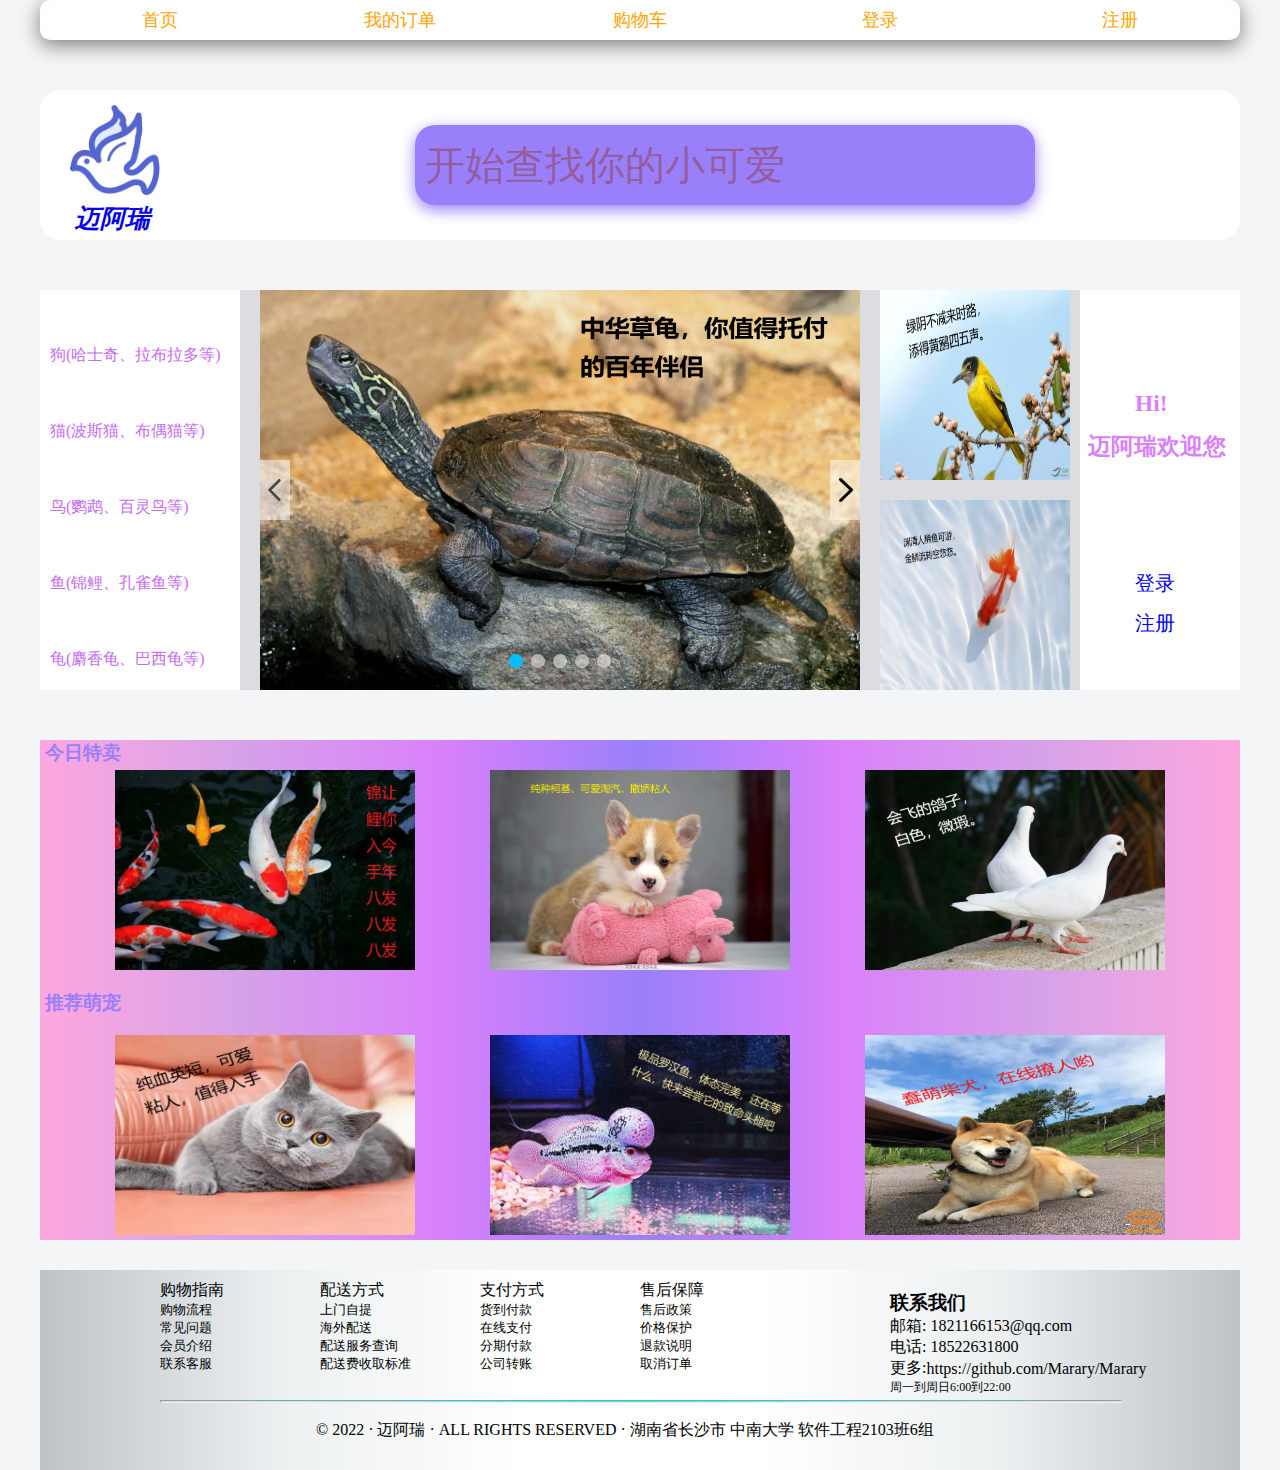
<file: web/index.html>
<!DOCTYPE html>
<html lang="en">
<head>
    <meta charset="UTF-8">
    <title>迈阿瑞</title>
    <script type="text/javascript" src="js/axios-0.18.0.js"></script>
    <script type="text/javascript" src="js/jquery-3.6.1.min.js"></script>
    <script type="text/javascript" src="js/index.js"></script>
    <link rel="shortcut icon" href="img/logo.png">
    <link rel="stylesheet" href="https://cdn.staticfile.org/font-awesome/4.7.0/css/font-awesome.css">
    <link rel="stylesheet" href="css/index.css">
    <link rel="stylesheet" href="css/bottom.css">
    <link rel="stylesheet" href="css/home.css">
</head>
<body>
<div class="header wrapper">

    <div class="nav">
        <ul>
            <li class="obj_link" id="i_obj_1"><a href="#">首页</a></li>
            <li class="obj_link" id="i_obj_2"><a href="#">我的订单</a></li>
            <li class="obj_link" id="i_obj_3"><a href="#">购物车</a></li>
            <li class="obj_link" id="login_link"><a href="#">登录</a></li>
            <li class="obj_link" id="register_link"><a href="#">注册</a></li>
            <div class="nav-box"></div>
        </ul>
    </div>

</div>
<div class="search-box wrapper">
    <h1 class="logo_tip">
        <a href="#"><img id="i_logo" src="img/logo.png" alt=""><i class="logo_info">迈阿瑞</i></a>
    </h1>
    <form autocomplete="off" id="main">
        <div class="content">
            <input type="text" placeholder="开始查找你的小可爱" id="keyword">
            <a href="#">
                <i class="fa fa-hand-o-right"></i>
                <i class="fa fa-search" id="search"></i>
            </a>
            <div id="show" class="show">
                <table id="animalTable" border="1" cellspacing="0" width="100%">

                </table>
            </div>
        </div>
    </form>
</div>


<div class="classify-box wrapper">
    <div class="class_nav">
        <ul>
            <li class="animal_nav" onmouseover="change('kind_dog','block')" onmouseout="change('kind_dog','none')"
                onclick="mainPageSelectGoods('狗')">狗(哈士奇、拉布拉多等)
            </li>
            <li class="animal_nav" onmouseover="change('kind_cat','block')" onmouseout="change('kind_cat','none')"
                onclick="mainPageSelectGoods('猫')">猫(波斯猫、布偶猫等)
            </li>
            <li class="animal_nav" onmouseover="change('kind_bird','block')" onmouseout="change('kind_bird','none')"
                onclick="mainPageSelectGoods('鸟')">鸟(鹦鹉、百灵鸟等)
            </li>
            <li class="animal_nav" onmouseover="change('kind_fish','block')" onmouseout="change('kind_fish','none')"
                onclick="mainPageSelectGoods('鱼')">鱼(锦鲤、孔雀鱼等)
            </li>
            <li class="animal_nav" onmouseover="change('kind_tortoise','block')"
                onmouseout="change('kind_tortoise','none')"
                onclick="mainPageSelectGoods('龟')">龟(麝香龟、巴西龟等)
            </li>
        </ul>
        <div class="nav_kinds" id="kind_dog" onmouseover="change('kind_dog','block')"
             onmouseout="change('kind_dog','none')">
            <a onclick="mainPageSelectGoods('柯基')">柯基</a>
            <a onclick="mainPageSelectGoods('拉布拉多')">拉布拉多</a>
            <a onclick="mainPageSelectGoods('贵宾犬')">贵宾犬</a>
            <a onclick="mainPageSelectGoods('柴犬')">柴犬</a>
            <a onclick="mainPageSelectGoods('哈士奇')">哈士奇</a>
        </div>
        <div class="nav_kinds" id="kind_cat" onmouseover="change('kind_cat','block')"
             onmouseout="change('kind_cat','none')">
            <a onclick="mainPageSelectGoods('英短猫')">英短猫</a>
            <a onclick="mainPageSelectGoods('狸花猫')">狸花猫</a>
            <a onclick="mainPageSelectGoods('波斯猫')">波斯猫</a>
            <a onclick="mainPageSelectGoods('布偶猫')">布偶猫</a>
            <a onclick="mainPageSelectGoods('斯芬克斯猫')">斯芬克斯猫</a>
        </div>
        <div class="nav_kinds" id="kind_bird" onmouseover="change('kind_bird','block')"
             onmouseout="change('kind_bird','none')">
            <a onclick="mainPageSelectGoods('鸽子')">鸽子</a>
            <a onclick="mainPageSelectGoods('百灵鸟')">百灵鸟</a>
            <a onclick="mainPageSelectGoods('黄鹂')">黄鹂</a>
            <a onclick="mainPageSelectGoods('鹦鹉')">鹦鹉</a>
            <a onclick="mainPageSelectGoods('麻雀')">麻雀</a>
        </div>
        <div class="nav_kinds" id="kind_fish" onmouseover="change('kind_fish','block')"
             onmouseout="change('kind_fish','none')">
            <a onclick="mainPageSelectGoods('罗汉鱼')">罗汉鱼</a>
            <a onclick="mainPageSelectGoods('小丑鱼')">小丑鱼</a>
            <a onclick="mainPageSelectGoods('金鱼')">金鱼</a>
            <a onclick="mainPageSelectGoods('孔雀鱼')">孔雀鱼</a>
            <a onclick="mainPageSelectGoods('锦鲤')">锦鲤</a>
        </div>
        <div class="nav_kinds" id="kind_tortoise" onmouseover="change('kind_tortoise','block')"
             onmouseout="change('kind_tortoise','none')">
            <a onclick="mainPageSelectGoods('巴西龟')">巴西龟</a>
            <a onclick="mainPageSelectGoods('地图龟')">地图龟</a>
            <a onclick="mainPageSelectGoods('麝香龟')">麝香龟</a>
            <a onclick="mainPageSelectGoods('鳄龟')">鳄龟</a>
            <a onclick="mainPageSelectGoods('中华草龟')">中华草龟</a>
        </div>
    </div>

    <!--轮播图-->
    <!-- 显示区域 box -->
    <div class="box">
        <!-- 所有图片的盒子 -->
        <div class="main">
            <!-- 为了无缝切换，在后面增加第一张图作为掩饰 -->
            <img src="img/homeP/TO-5.png" onclick="mainShowItem('TO-5')" alt="">
            <img src="img/homeP/SPH-4.png" onclick="mainShowItem('SPH-4')" alt="">
            <img src="img/homeP/SN-4.png" onclick="mainShowItem('SN-4')" alt="">
            <img src="img/homeP/SI-3.png" onclick="mainShowItem('SI-3')" alt="">
            <img src="img/homeP/PA-3.png" onclick="mainShowItem('PA-3')" alt="">
            <img src="img/homeP/TO-5.png" onclick="mainShowItem('TO-5')" alt="">
        </div>
        <!-- 圆点按钮 -->
        <div class="btns">
            <span></span>
            <span></span>
            <span></span>
            <span></span>
            <span></span>
        </div>
        <!-- 上一张按钮 -->
        <div class="last"></div>
        <!-- 下一张按钮 -->
        <div class="next"></div>
    </div>

    <!--分类导航/右版面-->
    <div class="right_info">
        <div class="daily-item-left">
            <img class="daily-item" src="img/homeP/OR-4.png" onclick="mainShowItem('OR-4')" alt="">
            <img class="daily-item" src="img/homeP/GO-2.png" onclick="mainShowItem('GO-2')" alt="">
        </div>
        <div class="daily-item-right">
            <h3 id="label_hi">Hi!</h3>
            <h3 id="label_hi_chinese">迈阿瑞欢迎您</h3>
            <a id="home_login_btn" href="#">登录</a>
            <a id="home_register_btn" href="#">注册</a>
        </div>
    </div>

</div>

<!--固定商品展示页面-->

<div class="wrapper home_commodity">
    <div class="part-1-label">
        <h3>今日特卖</h3>
    </div>
    <div class=show_product>
        <img src="img/homeP/LU-1.png" class="part-1-item1" onclick="mainShowItem('LU-1')" alt="">
    </div>
    <div class=show_product>
        <img src="img/homeP/KI-3.png" class="part-1-item2" onclick="mainShowItem('KI-3')" alt="">
    </div>
    <div class=show_product>
        <img src="img/homeP/DO-3.png" class="part-1-item3" onclick="mainShowItem('DO-3')" alt="">
    </div>
    <div class="part-2-label">
        <h3>推荐萌宠</h3>
    </div>
    <div class=show_product>
        <img src="img/homeP/BO-4.png" class="part-2-item1" onclick="mainShowItem('BO-4')" alt="">
    </div>
    <div class=show_product>
        <img src="img/homeP/AR-5.png" class="part-2-item2" onclick="mainShowItem('AR-5')" alt="">
    </div>
    <div class=show_product>
        <img src="img/homeP/SH-1.png" class="part-2-item3" onclick="mainShowItem('SH-1')" alt="">
    </div>
</div>


<!--页脚-->
<div class="wrapper bottom-box">
    <div class="bottom-box-top">
        <ul class="bottom-box-info1">
            购物指南
            <li>购物流程</li>
            <li>常见问题</li>
            <li>会员介绍</li>
            <li>联系客服</li>
        </ul>
        <ul class="bottom-box-info2">
            配送方式
            <li>上门自提</li>
            <li>海外配送</li>
            <li>配送服务查询</li>
            <li>配送费收取标准</li>
        </ul>
        <ul class="bottom-box-info3">
            支付方式
            <li>货到付款</li>
            <li>在线支付</li>
            <li>分期付款</li>
            <li>公司转账</li>
        </ul>
        <ul class="bottom-box-info4">
            售后保障
            <li>售后政策</li>
            <li>价格保护</li>
            <li>退款说明</li>
            <li>取消订单</li>
        </ul>
    </div>

    <div class="bottom-box-info5">
        <h3>联系我们</h3>
        <span class="qq-box">邮箱: 1821166153@qq.com</span>
        <span class="phone-box">电话: 18522631800</span>
        <span class="github-box">更多:
            <a href="https://github.com/Marary/Marary" style="color: black">https://github.com/Marary/Marary</a>
        </span>
        <span class="time-box">周一到周日6:00到22:00</span>
    </div>

    <hr>
    <div class="bottom-box-bottom">
        <span>© 2022 · 迈阿瑞 · ALL RIGHTS RESERVED · 湖南省长沙市 中南大学 软件工程2103班6组</span>
    </div>
</div>


<script type="text/javascript" src="js/index_mainPage.js"></script>
<script type="text/javascript" src="js/home.js"></script>
<script type="text/javascript" src="js/goods.js"></script>

</body>
</html>
</file>
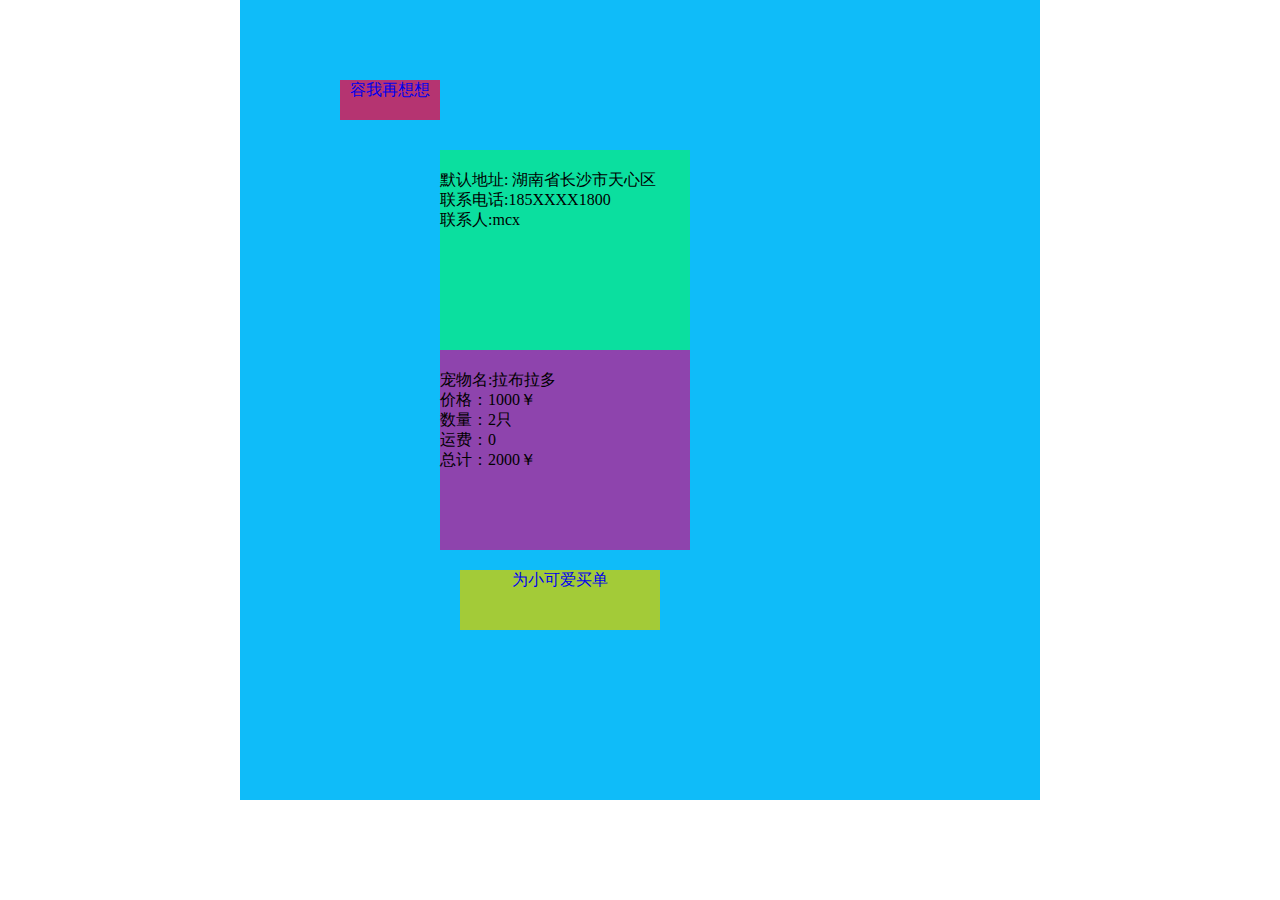
<file: web/confirmOrder.html>
<!DOCTYPE html>
<html lang="en">
<head>
    <meta charset="UTF-8">
    <title>迈阿瑞</title>
    <link rel="shortcut icon" href="img/logo.png">
    <link rel="stylesheet" href="css/confirmOrder.css">
</head>
<body>

<div class="wrapper mainPart">
    <!--返回-->
    <div class="return">
        <a href="#" id="letMeThink">容我再想想</a>
    </div>
    <!--地址信息-->
    <div class="address_info">
        <span class="address">默认地址: 湖南省长沙市天心区</span>
        <span class="phone">联系电话:185XXXX1800</span>
        <span class="name">联系人:mcx</span>
    </div>
    <!--订单信息-->
    <div class="order_info">
        <span class="detail_name">宠物名:拉布拉多</span>
        <span class="detail_price">价格：1000￥</span>
        <span class="detail_number">数量：2只</span>
        <span class="detail_freight">运费：0</span>
        <span class="detail_total">总计：2000￥</span>
    </div>
    <!--操作板块-->
    <div class="operation">
        <a href="#" id="goToPay">为小可爱买单</a>
    </div>
</div>
</body>
</html>
</file>
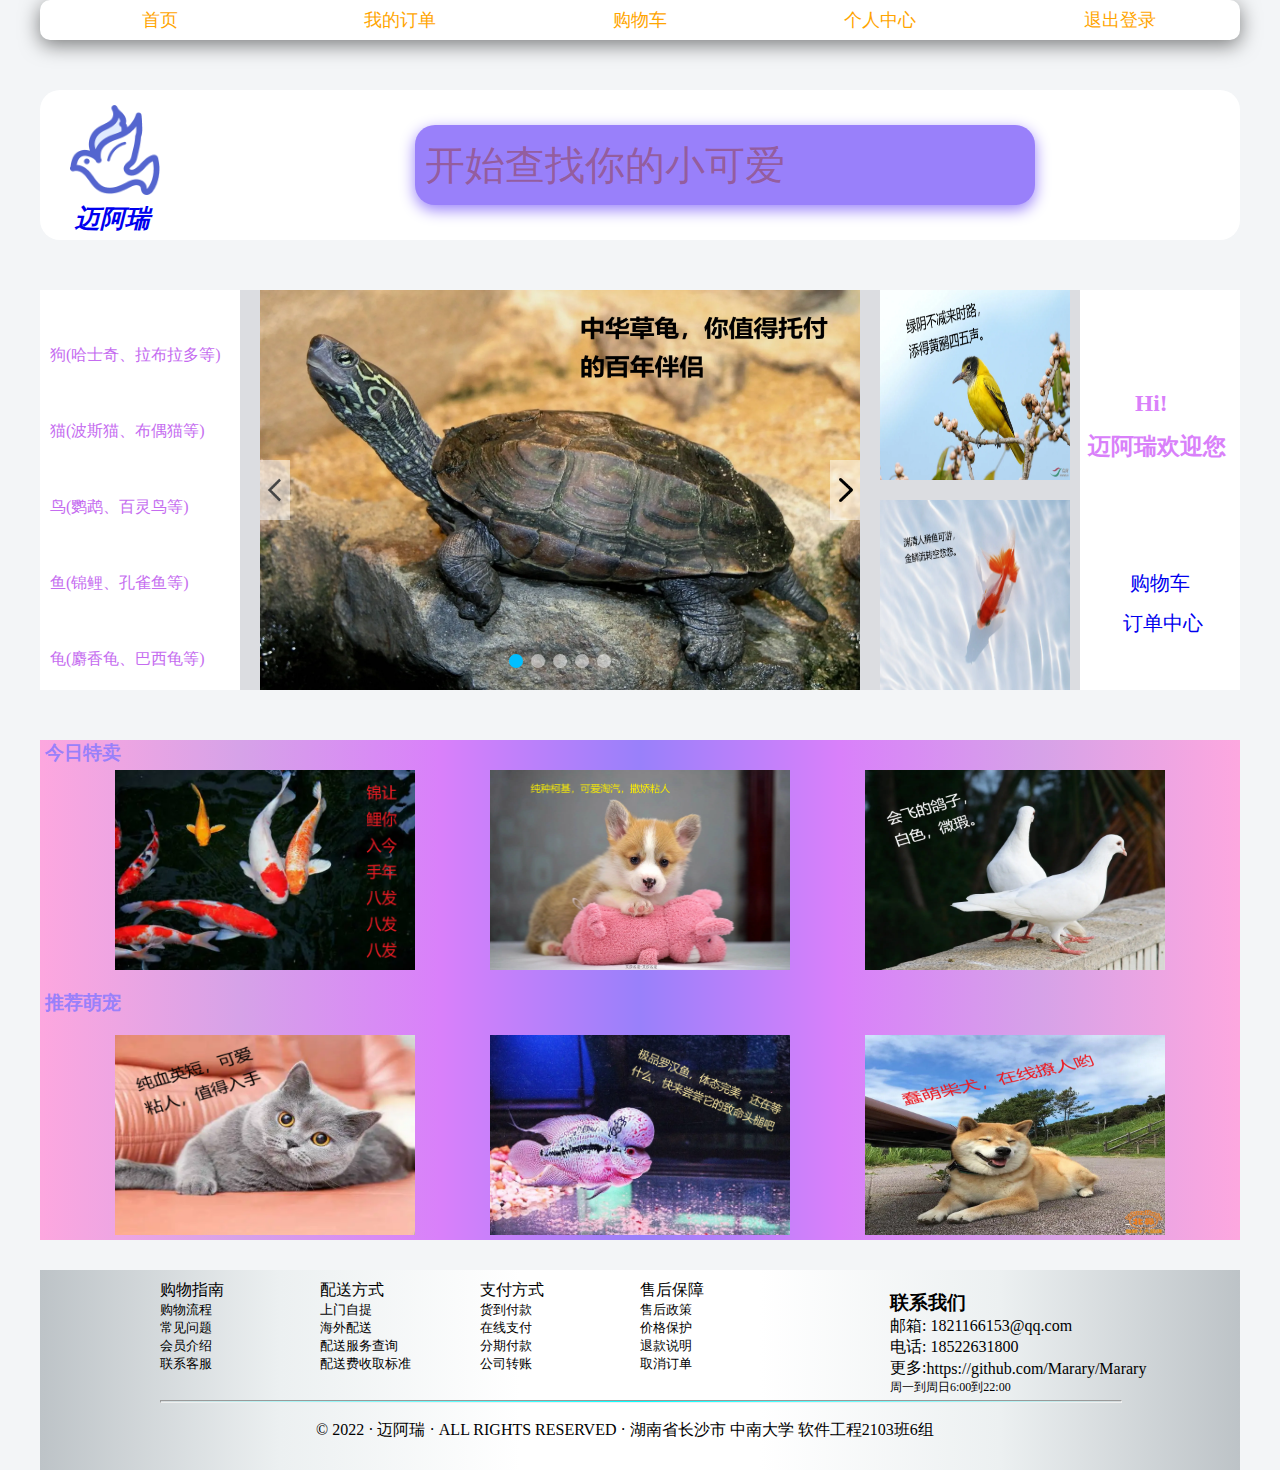
<file: web/home.html>
<!DOCTYPE html>
<html lang="en">
<head>
    <meta charset="UTF-8">
    <title>迈阿瑞</title>
    <script type="text/javascript" src="js/axios-0.18.0.js"></script>
    <script type="text/javascript" src="./js/jquery-3.6.1.min.js"></script>
    <script type="text/javascript" src="js/index.js"></script>
    <link rel="stylesheet" href="https://cdn.staticfile.org/font-awesome/4.7.0/css/font-awesome.css">
    <link rel="shortcut icon" href="img/logo.png">
    <link rel="stylesheet" href="css/index.css">
    <link rel="stylesheet" href="css/bottom.css">
    <link rel="stylesheet" href="css/home.css">
</head>
<body>

<div class="header wrapper">

    <div class="nav">
        <ul>
            <li class="obj_link" id="obj_1"><a href="#">首页</a></li>
            <li class="obj_link" id="obj_2"><a href="#">我的订单</a></li>
            <li class="obj_link" id="obj_3"><a href="#">购物车</a></li>
            <li class="obj_link" id="personal_center"><a href="#">个人中心</a></li>
            <li class="obj_link" id="log_out"><a href="#">退出登录</a></li>
            <div class="nav-box"></div>
        </ul>
    </div>

</div>
<div class="search-box wrapper">
    <h1 class="logo_tip">
        <a href="#"><img id="logo" src="img/logo.png" alt=""><i class="logo_info">迈阿瑞</i></a>
    </h1>
    <form autocomplete="off" id="main">
        <div class="content">
            <input type="text" placeholder="开始查找你的小可爱" id="keyword">
            <a href="#">
                <i class="fa fa-hand-o-right"></i>
                <i class="fa fa-search" id="search"></i>
            </a>
            <div id="show" class="show">
                <table id="animalTable" border="1" cellspacing="0" width="100%">

                </table>
            </div>
        </div>
    </form>
</div>


<div class="classify-box wrapper">
    <div class="class_nav">
        <ul>
            <li class="animal_nav" onmouseover="change('kind_dog','block')" onmouseout="change('kind_dog','none')"
                onclick="mainPageSelectGoods('狗')">狗(哈士奇、拉布拉多等)
            </li>
            <li class="animal_nav" onmouseover="change('kind_cat','block')" onmouseout="change('kind_cat','none')"
                onclick="mainPageSelectGoods('猫')">猫(波斯猫、布偶猫等)
            </li>
            <li class="animal_nav" onmouseover="change('kind_bird','block')" onmouseout="change('kind_bird','none')"
                onclick="mainPageSelectGoods('鸟')">鸟(鹦鹉、百灵鸟等)
            </li>
            <li class="animal_nav" onmouseover="change('kind_fish','block')" onmouseout="change('kind_fish','none')"
                onclick="mainPageSelectGoods('鱼')">鱼(锦鲤、孔雀鱼等)
            </li>
            <li class="animal_nav" onmouseover="change('kind_tortoise','block')"
                onmouseout="change('kind_tortoise','none')"
                onclick="mainPageSelectGoods('龟')">龟(麝香龟、巴西龟等)
            </li>
        </ul>
        <div class="nav_kinds" id="kind_dog" onmouseover="change('kind_dog','block')"
             onmouseout="change('kind_dog','none')">
            <a onclick="mainPageSelectGoods('柯基')">柯基</a>
            <a onclick="mainPageSelectGoods('拉布拉多')">拉布拉多</a>
            <a onclick="mainPageSelectGoods('贵宾犬')">贵宾犬</a>
            <a onclick="mainPageSelectGoods('柴犬')">柴犬</a>
            <a onclick="mainPageSelectGoods('哈士奇')">哈士奇</a>
        </div>
        <div class="nav_kinds" id="kind_cat" onmouseover="change('kind_cat','block')"
             onmouseout="change('kind_cat','none')">
            <a onclick="mainPageSelectGoods('英短猫')">英短猫</a>
            <a onclick="mainPageSelectGoods('狸花猫')">狸花猫</a>
            <a onclick="mainPageSelectGoods('波斯猫')">波斯猫</a>
            <a onclick="mainPageSelectGoods('布偶猫')">布偶猫</a>
            <a onclick="mainPageSelectGoods('斯芬克斯猫')">斯芬克斯猫</a>
        </div>
        <div class="nav_kinds" id="kind_bird" onmouseover="change('kind_bird','block')"
             onmouseout="change('kind_bird','none')">
            <a onclick="mainPageSelectGoods('鸽子')">鸽子</a>
            <a onclick="mainPageSelectGoods('百灵鸟')">百灵鸟</a>
            <a onclick="mainPageSelectGoods('黄鹂')">黄鹂</a>
            <a onclick="mainPageSelectGoods('鹦鹉')">鹦鹉</a>
            <a onclick="mainPageSelectGoods('麻雀')">麻雀</a>
        </div>
        <div class="nav_kinds" id="kind_fish" onmouseover="change('kind_fish','block')"
             onmouseout="change('kind_fish','none')">
            <a onclick="mainPageSelectGoods('罗汉鱼')">罗汉鱼</a>
            <a onclick="mainPageSelectGoods('小丑鱼')">小丑鱼</a>
            <a onclick="mainPageSelectGoods('金鱼')">金鱼</a>
            <a onclick="mainPageSelectGoods('孔雀鱼')">孔雀鱼</a>
            <a onclick="mainPageSelectGoods('锦鲤')">锦鲤</a>
        </div>
        <div class="nav_kinds" id="kind_tortoise" onmouseover="change('kind_tortoise','block')"
             onmouseout="change('kind_tortoise','none')">
            <a onclick="mainPageSelectGoods('巴西龟')">巴西龟</a>
            <a onclick="mainPageSelectGoods('地图龟')">地图龟</a>
            <a onclick="mainPageSelectGoods('麝香龟')">麝香龟</a>
            <a onclick="mainPageSelectGoods('鳄龟')">鳄龟</a>
            <a onclick="mainPageSelectGoods('中华草龟')">中华草龟</a>
        </div>
    </div>

    <!--轮播图-->
    <!-- 显示区域 box -->
    <div class="box">
        <!-- 所有图片的盒子 -->
        <div class="main">
            <!-- 为了无缝切换，在后面增加第一张图作为掩饰 -->
            <img src="img/homeP/TO-5.png" onclick="mainShowItem('TO-5')" alt="">
            <img src="img/homeP/SPH-4.png" onclick="mainShowItem('SPH-4')" alt="">
            <img src="img/homeP/SN-4.png" onclick="mainShowItem('SN-4')" alt="">
            <img src="img/homeP/SI-3.png" onclick="mainShowItem('SI-3')" alt="">
            <img src="img/homeP/PA-3.png" onclick="mainShowItem('PA-3')" alt="">
            <img src="img/homeP/TO-5.png" onclick="mainShowItem('TO-5')" alt="">
        </div>
        <!-- 圆点按钮 -->
        <div class="btns">
            <span></span>
            <span></span>
            <span></span>
            <span></span>
            <span></span>
        </div>
        <!-- 上一张按钮 -->
        <div class="last"></div>
        <!-- 下一张按钮 -->
        <div class="next"></div>
    </div>

    <!--分类导航/右版面-->
    <div class="right_info">
        <div class="daily-item-left">
            <img class="daily-item" src="img/homeP/OR-4.png" onclick="mainShowItem('OR-4')" alt="">
            <img class="daily-item" src="img/homeP/GO-2.png" onclick="mainShowItem('GO-2')" alt="">
        </div>
        <div class="daily-item-right">
            <h3 id="label_hi">Hi!</h3>
            <h3 id="label_hi_chinese">迈阿瑞欢迎您</h3>
            <a id="home_cart_btn" href="#">购物车</a>
            <a id="home_order_btn" href="#">订单中心</a>
        </div>
    </div>

</div>

<!--固定商品展示页面-->

<div class="wrapper home_commodity">
    <div class="part-1-label">
        <h3>今日特卖</h3>
    </div>
    <div class=show_product>
        <img src="img/homeP/LU-1.png" class="part-1-item1" onclick="mainShowItem('LU-1')" alt="">
    </div>
    <div class=show_product>
        <img src="img/homeP/KI-3.png" class="part-1-item2" onclick="mainShowItem('KI-3')" alt="">
    </div>
    <div class=show_product>
        <img src="img/homeP/DO-3.png" class="part-1-item3" onclick="mainShowItem('DO-3')" alt="">
    </div>
    <div class="part-2-label">
        <h3>推荐萌宠</h3>
    </div>
    <div class=show_product>
        <img src="img/homeP/BO-4.png" class="part-2-item1" onclick="mainShowItem('BO-4')" alt="">
    </div>
    <div class=show_product>
        <img src="img/homeP/AR-5.png" class="part-2-item2" onclick="mainShowItem('AR-5')" alt="">
    </div>
    <div class=show_product>
        <img src="img/homeP/SH-1.png" class="part-2-item3" onclick="mainShowItem('SH-1')" alt="">
    </div>
</div>


<!--页脚-->
<div class="wrapper bottom-box">
    <div class="bottom-box-top">
        <ul class="bottom-box-info1">
            购物指南
            <li>购物流程</li>
            <li>常见问题</li>
            <li>会员介绍</li>
            <li>联系客服</li>
        </ul>
        <ul class="bottom-box-info2">
            配送方式
            <li>上门自提</li>
            <li>海外配送</li>
            <li>配送服务查询</li>
            <li>配送费收取标准</li>
        </ul>
        <ul class="bottom-box-info3">
            支付方式
            <li>货到付款</li>
            <li>在线支付</li>
            <li>分期付款</li>
            <li>公司转账</li>
        </ul>
        <ul class="bottom-box-info4">
            售后保障
            <li>售后政策</li>
            <li>价格保护</li>
            <li>退款说明</li>
            <li>取消订单</li>
        </ul>
    </div>

    <div class="bottom-box-info5">
        <h3>联系我们</h3>
        <span class="qq-box">邮箱: 1821166153@qq.com</span>
        <span class="phone-box">电话: 18522631800</span>
        <span class="github-box">更多:
            <a href="https://github.com/Marary/Marary" style="color: black">https://github.com/Marary/Marary</a>
        </span>
        <span class="time-box">周一到周日6:00到22:00</span>
    </div>

    <hr>
    <div class="bottom-box-bottom">
        <span>© 2022 · 迈阿瑞 · ALL RIGHTS RESERVED · 湖南省长沙市 中南大学 软件工程2103班6组</span>
    </div>
</div>


<script type="text/javascript" src="js/goods.js"></script>
<script type="text/javascript" src="js/home.js"></script>

</body>
</html>
</file>
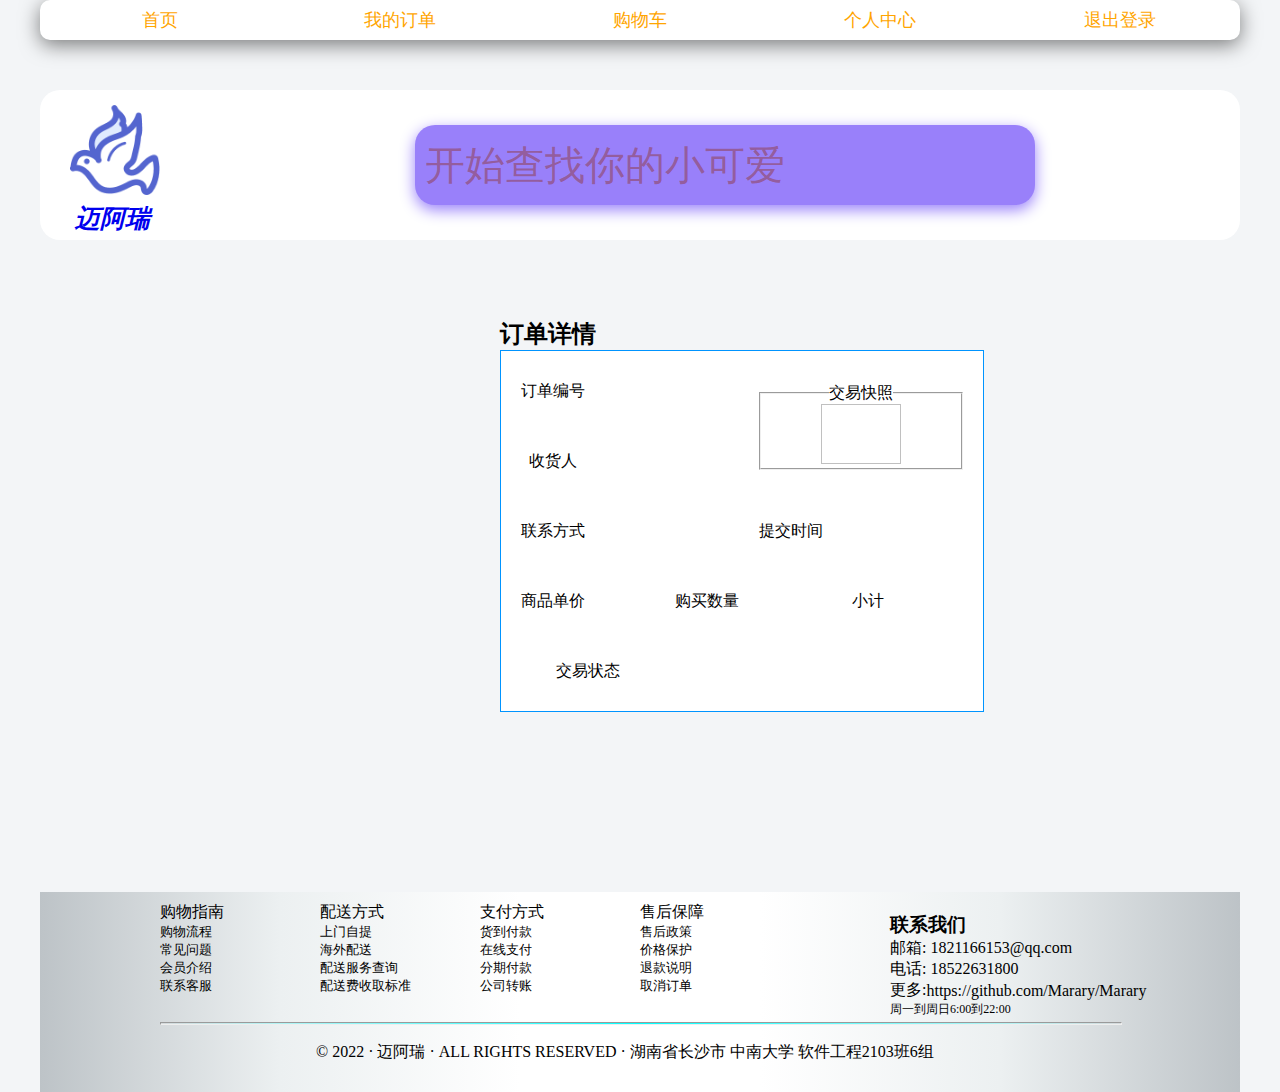
<file: web/orderDetail.html>
<!DOCTYPE html>
<html lang="en">
<head>
    <meta charset="UTF-8">
    <title>迈阿瑞</title>
    <link rel="shortcut icon" href="img/logo.png">
    <link rel="stylesheet" href="css/orderDetail.css">
    <link rel="stylesheet" href="css/home.css">
    <link rel="stylesheet" href="css/bottom.css">
    <link rel="stylesheet" href="https://cdn.staticfile.org/font-awesome/4.7.0/css/font-awesome.css">
    <script src="js/axios-0.18.0.js"></script>
    <script src="js/jquery-3.6.1.min.js"></script>
    <script src="js/index.js"></script>
</head>
<body>

<!--导航开始-->
<div class="header wrapper">

    <div class="nav">
        <ul>
            <li class="obj_link" id="obj_1"><a href="#">首页</a></li>
            <li class="obj_link" id="obj_2"><a href="#">我的订单</a></li>
            <li class="obj_link" id="obj_3"><a href="#">购物车</a></li>
            <li class="obj_link" id="personal_link"><a href="#">个人中心</a></li>
            <li class="obj_link" id="log_out"><a href="#">退出登录</a></li>
            <div class="nav-box"></div>
        </ul>
    </div>

</div>
<div class="search-box wrapper">
    <h1 class="logo_tip">
        <a href="#"><img id="logo" src="img/logo.png" alt=""><i class="logo_info">迈阿瑞</i></a>
    </h1>
    <form autocomplete="off" id="main">
        <div class="content">
            <input type="text" placeholder="开始查找你的小可爱" id="keyword">
            <a href="#">
                <i class="fa fa-hand-o-right"></i>
                <i class="fa fa-search" id="search"></i>
            </a>
            <div id="show" class="show">
                <table id="animalTable" border="1" cellspacing="0" width="100%">

                </table>
            </div>
        </div>
    </form>
</div>
<!--导航结束-->


<h2 id="order_detail">订单详情</h2>

<table id="detailTable">

    <tr>
        <td>订单编号</td>
        <td colspan="2" id="orderNumber" class="detailInfo"></td>
        <td rowspan="2" colspan="3">
            <fieldset>
                <legend>交易快照</legend>
                <img id="imgItem" style="width: 80px; height: 60px;">
                <label id="nameLabel"></label>
            </fieldset>
        </td>
    </tr>
    <tr>
        <td>收货人</td>
        <td colspan="2" id="receiver" class="detailInfo"></td>
    </tr>
    <tr>
        <td>联系方式</td>
        <td colspan="2" id="phone" class="detailInfo"></td>
        <td>提交时间</td>
        <td colspan="2" id="submitTime" class="detailInfo"></td>
    </tr>
    <tr>
        <td>商品单价</td>
        <td id="price" class="detailInfo"></td>
        <td>购买数量</td>
        <td id="quantity" class="detailInfo"></td>
        <td>小计</td>
        <td id="total" class="detailInfo"></td>
    </tr>
    <tr>
        <td colspan="2">交易状态</td>
        <td colspan="3" id="orderStatus" class="detailInfo"></td>
    </tr>

</table>


<!--页脚-->
<div class="wrapper bottom-box">
    <div class="bottom-box-top">
        <ul class="bottom-box-info1">
            购物指南
            <li>购物流程</li>
            <li>常见问题</li>
            <li>会员介绍</li>
            <li>联系客服</li>
        </ul>
        <ul class="bottom-box-info2">
            配送方式
            <li>上门自提</li>
            <li>海外配送</li>
            <li>配送服务查询</li>
            <li>配送费收取标准</li>
        </ul>
        <ul class="bottom-box-info3">
            支付方式
            <li>货到付款</li>
            <li>在线支付</li>
            <li>分期付款</li>
            <li>公司转账</li>
        </ul>
        <ul class="bottom-box-info4">
            售后保障
            <li>售后政策</li>
            <li>价格保护</li>
            <li>退款说明</li>
            <li>取消订单</li>
        </ul>
    </div>

    <div class="bottom-box-info5">
        <h3>联系我们</h3>
        <span class="qq-box">邮箱: 1821166153@qq.com</span>
        <span class="phone-box">电话: 18522631800</span>
        <span class="github-box">更多:
            <a href="https://github.com/Marary/Marary" style="color: black">https://github.com/Marary/Marary</a>
        </span>
        <span class="time-box">周一到周日6:00到22:00</span>
    </div>

    <hr>
    <div class="bottom-box-bottom">
        <span>© 2022 · 迈阿瑞 · ALL RIGHTS RESERVED · 湖南省长沙市 中南大学 软件工程2103班6组</span>
    </div>
</div>

</body>

<script type="text/javascript" src="js/home.js"></script>
<script type="text/javascript" src="js/orderDetail.js "></script>
<script type="text/javascript" src="js/checkStatus.js"></script>
</html>
</file>
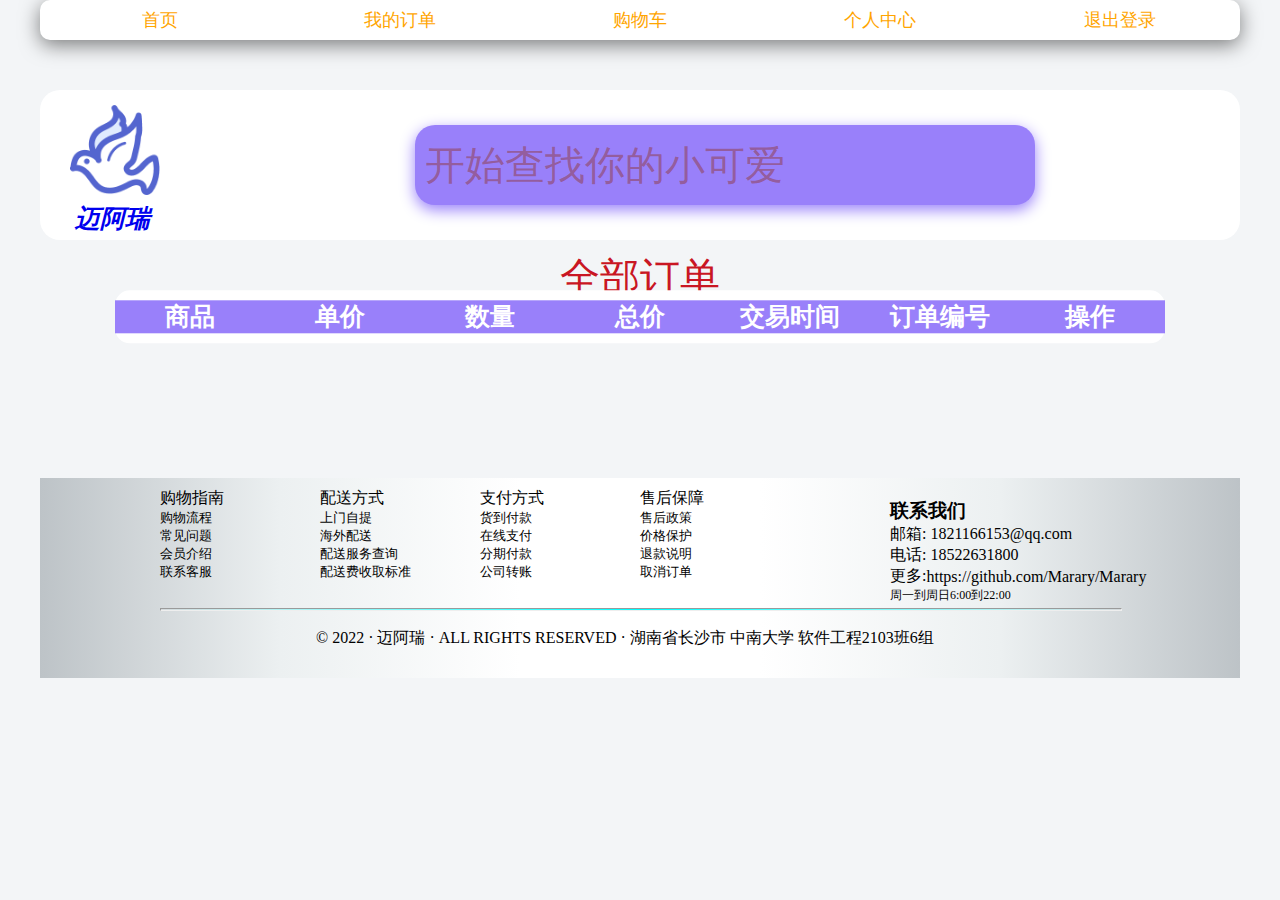
<file: web/orderPage.html>
<!DOCTYPE html>
<html lang="en">
<head>
    <meta charset="UTF-8">
    <title>迈阿瑞</title>
    <link rel="shortcut icon" href="img/logo.png">
    <link rel="stylesheet" href="css/order.css">
    <link rel="stylesheet" href="css/home.css">
    <link rel="stylesheet" href="css/bottom.css">
    <link rel="stylesheet" href="https://cdn.staticfile.org/font-awesome/4.7.0/css/font-awesome.css">
    <script src="js/axios-0.18.0.js"></script>
    <script src="js/jquery-3.6.1.min.js"></script>


</head>
<body>
<!--导航开始-->
<div class="header wrapper">

    <div class="nav">
        <ul>
            <li class="obj_link" id="obj_1"><a href="#">首页</a></li>
            <li class="obj_link" id="obj_2"><a href="#">我的订单</a></li>
            <li class="obj_link" id="obj_3"><a href="#">购物车</a></li>
            <li class="obj_link" id="personal_center"><a href="#">个人中心</a></li>
            <li class="obj_link" id="log_out"><a href="#">退出登录</a></li>
            <div class="nav-box"></div>
        </ul>
    </div>

</div>
<div class="search-box wrapper">
    <h1 class="logo_tip">
        <a href="#"><img id="logo" src="img/logo.png" alt=""><i class="logo_info">迈阿瑞</i></a>
    </h1>
    <form autocomplete="off" id="main">
        <div class="content">
            <input type="text" placeholder="开始查找你的小可爱" id="keyword">
            <a href="#">
                <i class="fa fa-hand-o-right"></i>
                <i class="fa fa-search" id="search"></i>
            </a>
            <div id="show" class="show">
                <table id="animalTable" border="1" cellspacing="0" width="100%">

                </table>
            </div>
        </div>
    </form>
</div>

<!--导航结束-->


<div id="orderTitle">
    全部订单
</div>

<!--订单展示区-->
<div id="order_info">

    <table id="orderTable">

        <thead id="tableHead">

        <tr>
            <th>商品</th>
            <th>单价</th>
            <th>数量</th>
            <th>总价</th>
            <th>交易时间</th>
            <th>订单编号</th>
            <th>操作</th>
        </tr>


        </thead>

        <tbody id="tableBody">


        </tbody>


    </table>

</div>


<!--页脚-->
<div class="wrapper bottom-box">
    <div class="bottom-box-top">
        <ul class="bottom-box-info1">
            购物指南
            <li>购物流程</li>
            <li>常见问题</li>
            <li>会员介绍</li>
            <li>联系客服</li>
        </ul>
        <ul class="bottom-box-info2">
            配送方式
            <li>上门自提</li>
            <li>海外配送</li>
            <li>配送服务查询</li>
            <li>配送费收取标准</li>
        </ul>
        <ul class="bottom-box-info3">
            支付方式
            <li>货到付款</li>
            <li>在线支付</li>
            <li>分期付款</li>
            <li>公司转账</li>
        </ul>
        <ul class="bottom-box-info4">
            售后保障
            <li>售后政策</li>
            <li>价格保护</li>
            <li>退款说明</li>
            <li>取消订单</li>
        </ul>
    </div>

    <div class="bottom-box-info5">
        <h3>联系我们</h3>
        <span class="qq-box">邮箱: 1821166153@qq.com</span>
        <span class="phone-box">电话: 18522631800</span>
        <span class="github-box">更多:
            <a href="https://github.com/Marary/Marary" style="color: black">https://github.com/Marary/Marary</a>
        </span>
        <span class="time-box">周一到周日6:00到22:00</span>
    </div>

    <hr>
    <div class="bottom-box-bottom">
        <span>© 2022 · 迈阿瑞 · ALL RIGHTS RESERVED · 湖南省长沙市 中南大学 软件工程2103班6组</span>
    </div>
</div>


</body>

<script type="text/javascript" src="js/home.js"></script>
<script type="text/javascript" src="js/orderPage.js "></script>
</html>
</file>
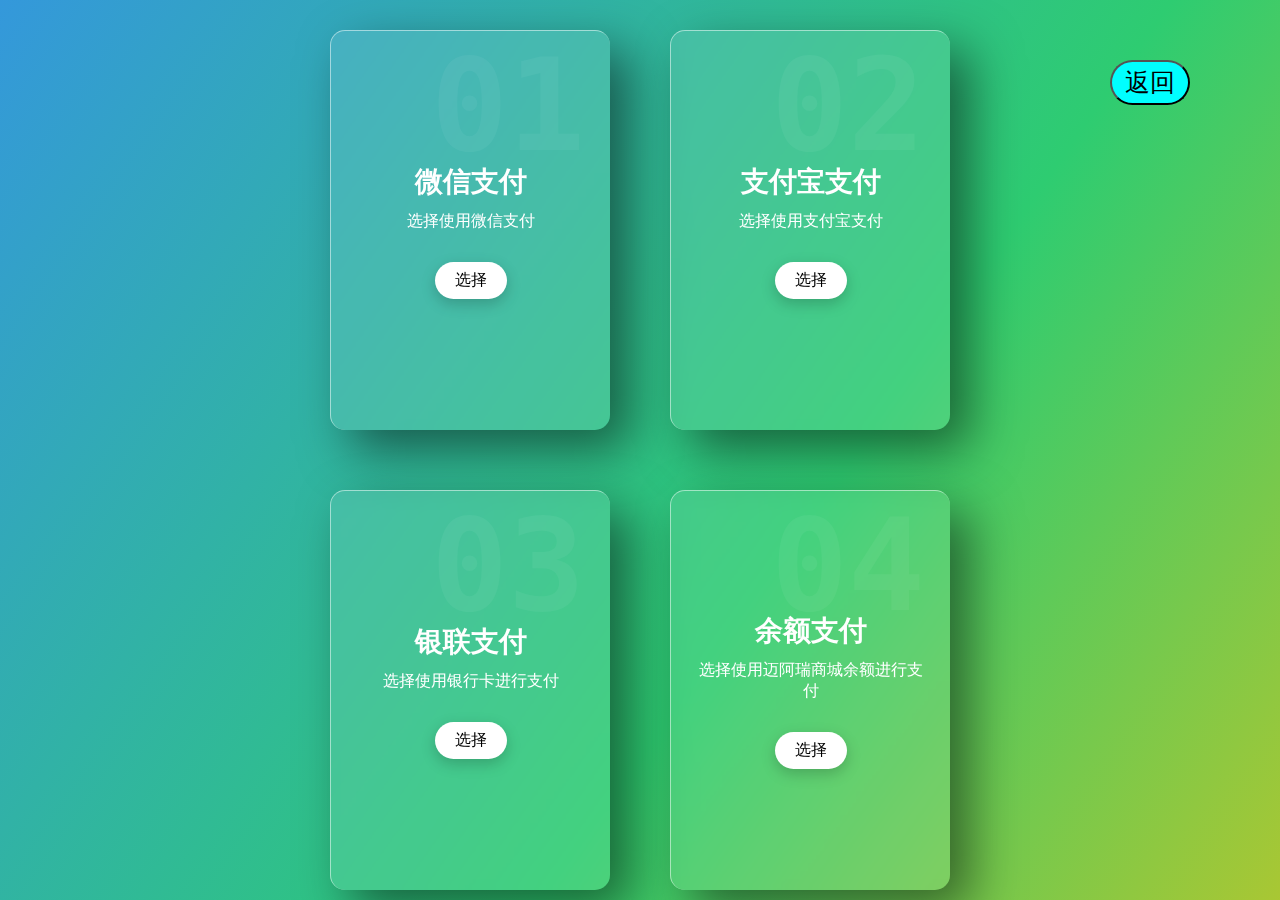
<file: web/payForItem.html>
<!DOCTYPE html>
<html lang="en">
<head>
    <meta charset="UTF-8">
    <title>Title</title>
    <link rel="shortcut icon" href="img/logo.png">
    <link rel="stylesheet" href="css/payForItem.css">

</head>
<body>

<button id="back_btn" onclick="back()">返回</button>

<div class="container">
    <div class="card">
        <div class="content">
            <h2>01</h2>
            <h3>微信支付</h3>
            <p>选择使用微信支付</p>
            <a href="#" onclick="wechat()">选择</a>
        </div>
    </div>
    <div class="card">
        <div class="content">
            <h2>02</h2>
            <h3>支付宝支付</h3>
            <p>选择使用支付宝支付</p>
            <a href="#" onclick="alipay()">选择</a>
        </div>
    </div>
    <div class="card">
        <div class="content">
            <h2>03</h2>
            <h3>银联支付</h3>
            <p>选择使用银行卡进行支付</p>
            <a href="#" onclick="bank()">选择</a>
        </div>
    </div>
    <div class="card">
        <div class="content">
            <h2>04</h2>
            <h3>余额支付</h3>
            <p>选择使用迈阿瑞商城余额进行支付</p>
            <a href="#" onclick="balance()">选择</a>
        </div>
    </div>
</div>

</body>
<script type="text/javascript" src="js/vanilla-tilt.js"></script>
<script type="text/javascript" src="js/payForItem.js"></script>
</html>
</file>
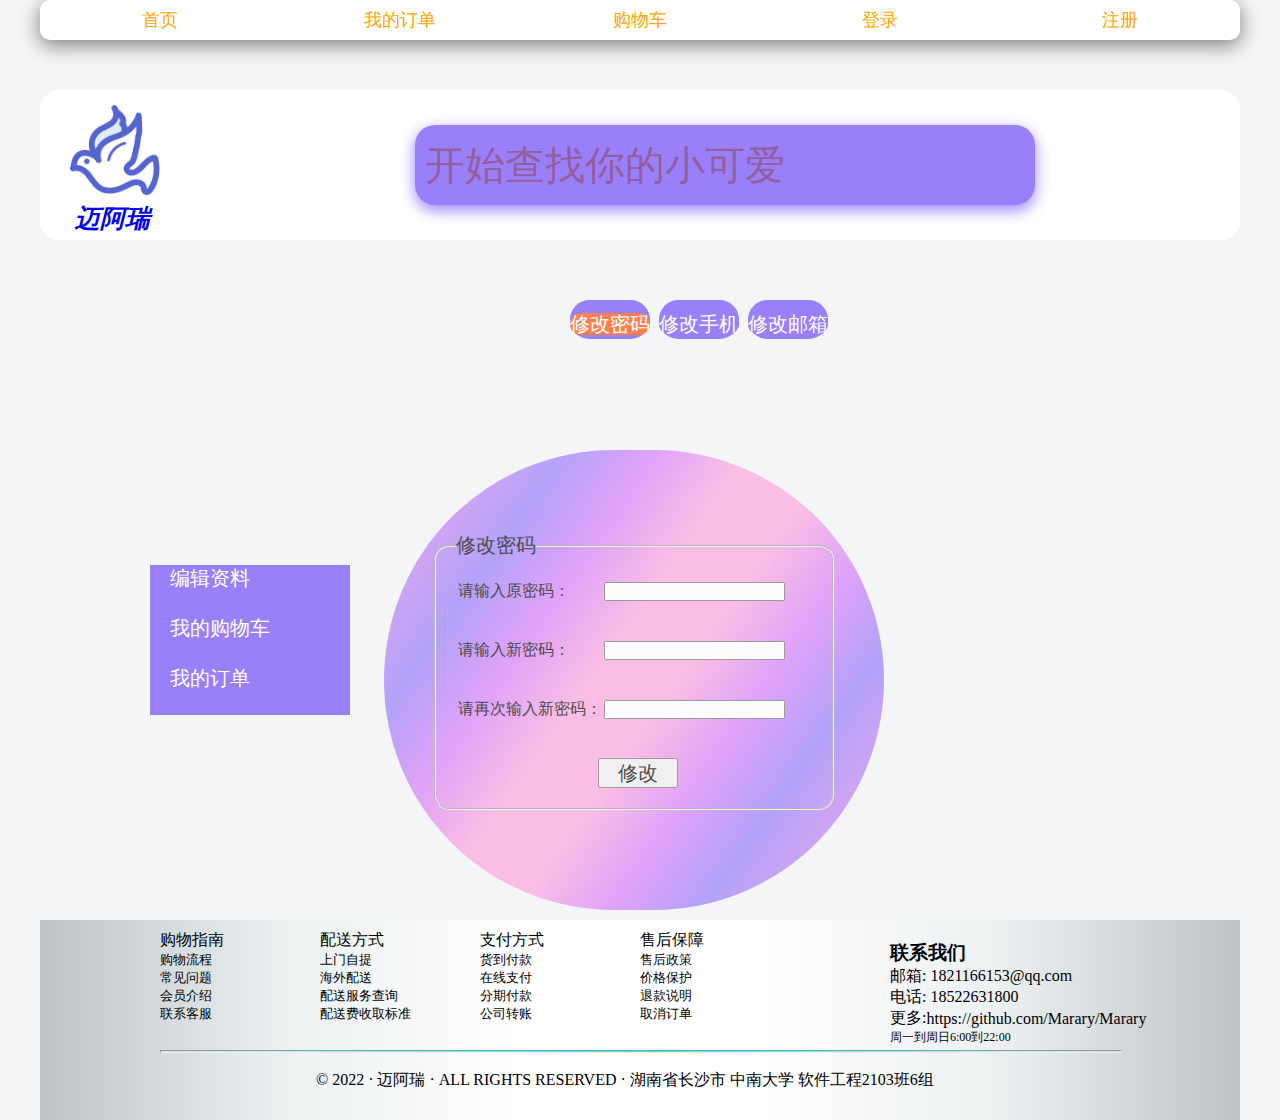
<file: web/personal.html>
<!DOCTYPE html>
<html lang="en">
<head>
    <meta charset="UTF-8">
    <title>迈阿瑞</title>
    <script type="text/javascript" src="js/axios-0.18.0.js"></script>
    <script type="text/javascript" src="./js/jquery-3.6.1.min.js"></script>
    <script type="text/javascript" src="js/index.js"></script>
    <link rel="shortcut icon" href="img/logo.png">
    <link rel="stylesheet" href="css/bottom.css">
    <link rel="stylesheet" href="css/personal.css">
    <link rel="stylesheet" href="css/home.css">
    <link rel="stylesheet" href="https://cdn.staticfile.org/font-awesome/4.7.0/css/font-awesome.css">
</head>
<body>
<!--导航头-->
<div class="header wrapper">

    <div class="nav">
        <ul>
            <li class="obj_link" id="i_obj_1"><a href="#">首页</a></li>
            <li class="obj_link" id="i_obj_2"><a href="#">我的订单</a></li>
            <li class="obj_link" id="i_obj_3"><a href="#">购物车</a></li>
            <li class="obj_link" id="login_link"><a href="#">登录</a></li>
            <li class="obj_link" id="register_link"><a href="#">注册</a></li>
            <div class="nav-box"></div>
        </ul>
    </div>

</div>
<div class="search-box wrapper">
    <h1 class="logo_tip">
        <a href="#"><img id="i_logo" src="img/logo.png" alt=""><i class="logo_info">迈阿瑞</i></a>
    </h1>
    <form autocomplete="off" id="main">
        <div class="content">
            <input type="text" placeholder="开始查找你的小可爱" id="keyword">
            <a href="#">
                <i class="fa fa-hand-o-right"></i>
                <i class="fa fa-search" id="search"></i>
            </a>
            <div id="show" class="show">
                <table id="animalTable" border="1" cellspacing="0" width="100%">

                </table>
            </div>
        </div>
    </form>
</div>


<!--左侧导航栏-->
<div class="leftNav" id="leftLinks">
    <ul>
        <li><a href="http://localhost:726/marary/personal.html">编辑资料</a></li>
        <li><a href="http://localhost:726/marary/shoppingCart.html">我的购物车</a></li>
        <li><a href="http://localhost:726/marary/orderPage.html">我的订单</a></li>
    </ul>
</div>


<!--欢迎-->
<div id="welcome"></div>

<div class="upNav" id="upNav">
    <ul>
        <li><a href="#" id="updatePassword" onclick="toPwd()">修改密码</a></li>
        <li><a href="#" id="updatePhone" onclick="toPhone()">修改手机</a></li>
        <li><a href="#" id="updateEmail" onclick="toEmail()">修改邮箱</a></li>
        <!--        <li><a href="http://localhost:8080/marary/orderPage.html">收货地址</a></li>-->
    </ul>
</div>


<!--原密码oldPassword可共用-->

<!--修改密码-->
<div class="container" id="container1">
    <div class="update-wrapper">

        <fieldset>
            <legend>修改密码</legend>
            <p>

            <table>
                <tr>
                    <td><label for="oldPassword1">请输入原密码：</label></td>
                    <td><input type="password" id="oldPassword1" name="oldPassword1" onblur="checkCorrect1()"></td>
                </tr>
                <tr>
                    <td></td>
                    <td><span id="isCorrect1" class="error"></span></td>
                    <!--      提示密码是否正确-->
                </tr>

                <tr>
                    <td><label for="newPassword1">请输入新密码：</label></td>
                    <td><input type="password" id="newPassword1" name="newPassword1" onblur="checkPWD()"></td>
                </tr>
                <tr>
                    <td></td>
                    <td><span id="isAvailable1" class="error"></span></td>
                    <!--      提示密码是否可用-->
                </tr>

                <tr>
                    <td><label for="newPassword2">请再次输入新密码：</label></td>
                    <td><input type="password" id="newPassword2" name="newPassword2" onblur="checkSame1()"></td>
                </tr>
                <tr>
                    <td></td>
                    <td><span id="isSame1" class="error"></span></td>
                    <!--      提示密码是否一致-->
                </tr>

            </table>

            </p>

            <input type="button" class="update" id="update1" name="update1" value="修改" onclick="send1()">

        </fieldset>

    </div>
</div>

<!--修改手机-->
<div class="container" id="container2">
    <div class="update-wrapper">

        <fieldset>
            <legend>修改手机</legend>
            <p>

            <table>
                <tr>
                    <td><label for="oldPassword2">请输入原密码：</label></td>
                    <td><input type="password" id="oldPassword2" name="oldPassword2" onblur="checkCorrect2()"></td>
                </tr>
                <tr>
                    <td></td>
                    <td><span id="isCorrect2" class="error"></span></td>
                    <!--      提示密码是否正确-->
                </tr>

                <tr>
                    <td><label for="newPhone1">请输入新手机：</label></td>
                    <td><input type="text" id="newPhone1" name="newPhone1" onblur="checkPHONE()"></td>
                </tr>
                <tr>
                    <td></td>
                    <td><span id="isAvailable2" class="error"></span></td>
                    <!--      提示手机是否可用-->
                </tr>

                <tr>
                    <td><label for="newPhone2">请再次输入新手机：</label></td>
                    <td><input type="text" id="newPhone2" name="newPhone2" onblur="checkSame2()"></td>
                </tr>
                <tr>
                    <td></td>
                    <td><span id="isSame2" class="error"></span></td>
                    <!--      提示密码是否一致-->
                </tr>

            </table>

            </p>

            <input type="button" class="update" id="update2" name="update2" value="修改" onclick="send2()">

        </fieldset>

    </div>
</div>


<!--修改邮箱-->
<div class="container" id="container3">
    <div class="update-wrapper">

        <fieldset>
            <legend>修改邮箱</legend>
            <p>

            <table>
                <tr>
                    <td><label for="oldPassword3">请输入原密码：</label></td>
                    <td><input type="password" id="oldPassword3" name="oldPassword3" onblur="checkCorrect3()"></td>
                </tr>
                <tr>
                    <td></td>
                    <td><span id="isCorrect3" class="error"></span></td>
                    <!--      提示密码是否正确-->
                </tr>

                <tr>
                    <td><label for="newEmail1">请输入新邮箱：</label></td>
                    <td><input type="text" id="newEmail1" name="newEmail1" onblur="checkEMAIL()"></td>
                </tr>
                <tr>
                    <td></td>
                    <td><span id="isAvailable3" class="error"></span></td>
                    <!--      提示邮箱是否可用-->
                </tr>

                <tr>
                    <td><label for="newEmail2">请再次输入新邮箱：</label></td>
                    <td><input type="text" id="newEmail2" name="newEmail2" onblur="checkSame3()"></td>
                </tr>
                <tr>
                    <td></td>
                    <td><span id="isSame3" class="error"></span></td>
                    <!--      提示密码是否一致-->
                </tr>

            </table>

            </p>

            <input type="button" class="update" id="update3" name="update3" value="修改" onclick="send3()">

        </fieldset>

    </div>
</div>


<!--页脚-->
<div class="wrapper bottom-box">
    <div class="bottom-box-top">
        <ul class="bottom-box-info1">
            购物指南
            <li>购物流程</li>
            <li>常见问题</li>
            <li>会员介绍</li>
            <li>联系客服</li>
        </ul>
        <ul class="bottom-box-info2">
            配送方式
            <li>上门自提</li>
            <li>海外配送</li>
            <li>配送服务查询</li>
            <li>配送费收取标准</li>
        </ul>
        <ul class="bottom-box-info3">
            支付方式
            <li>货到付款</li>
            <li>在线支付</li>
            <li>分期付款</li>
            <li>公司转账</li>
        </ul>
        <ul class="bottom-box-info4">
            售后保障
            <li>售后政策</li>
            <li>价格保护</li>
            <li>退款说明</li>
            <li>取消订单</li>
        </ul>
    </div>

    <div class="bottom-box-info5">
        <h3>联系我们</h3>
        <span class="qq-box">邮箱: 1821166153@qq.com</span>
        <span class="phone-box">电话: 18522631800</span>
        <span class="github-box">更多:
            <a href="https://github.com/Marary/Marary" style="color: black">https://github.com/Marary/Marary</a>
        </span>
        <span class="time-box">周一到周日6:00到22:00</span>
    </div>

    <hr>
    <div class="bottom-box-bottom">
        <span>© 2022 · 迈阿瑞 · ALL RIGHTS RESERVED · 湖南省长沙市 中南大学 软件工程2103班6组</span>
    </div>
</div>


<script type="text/javascript" src="js/home.js"></script>
<script type="text/javascript" src="js/personal.js "></script>

</body>
</html>
</file>
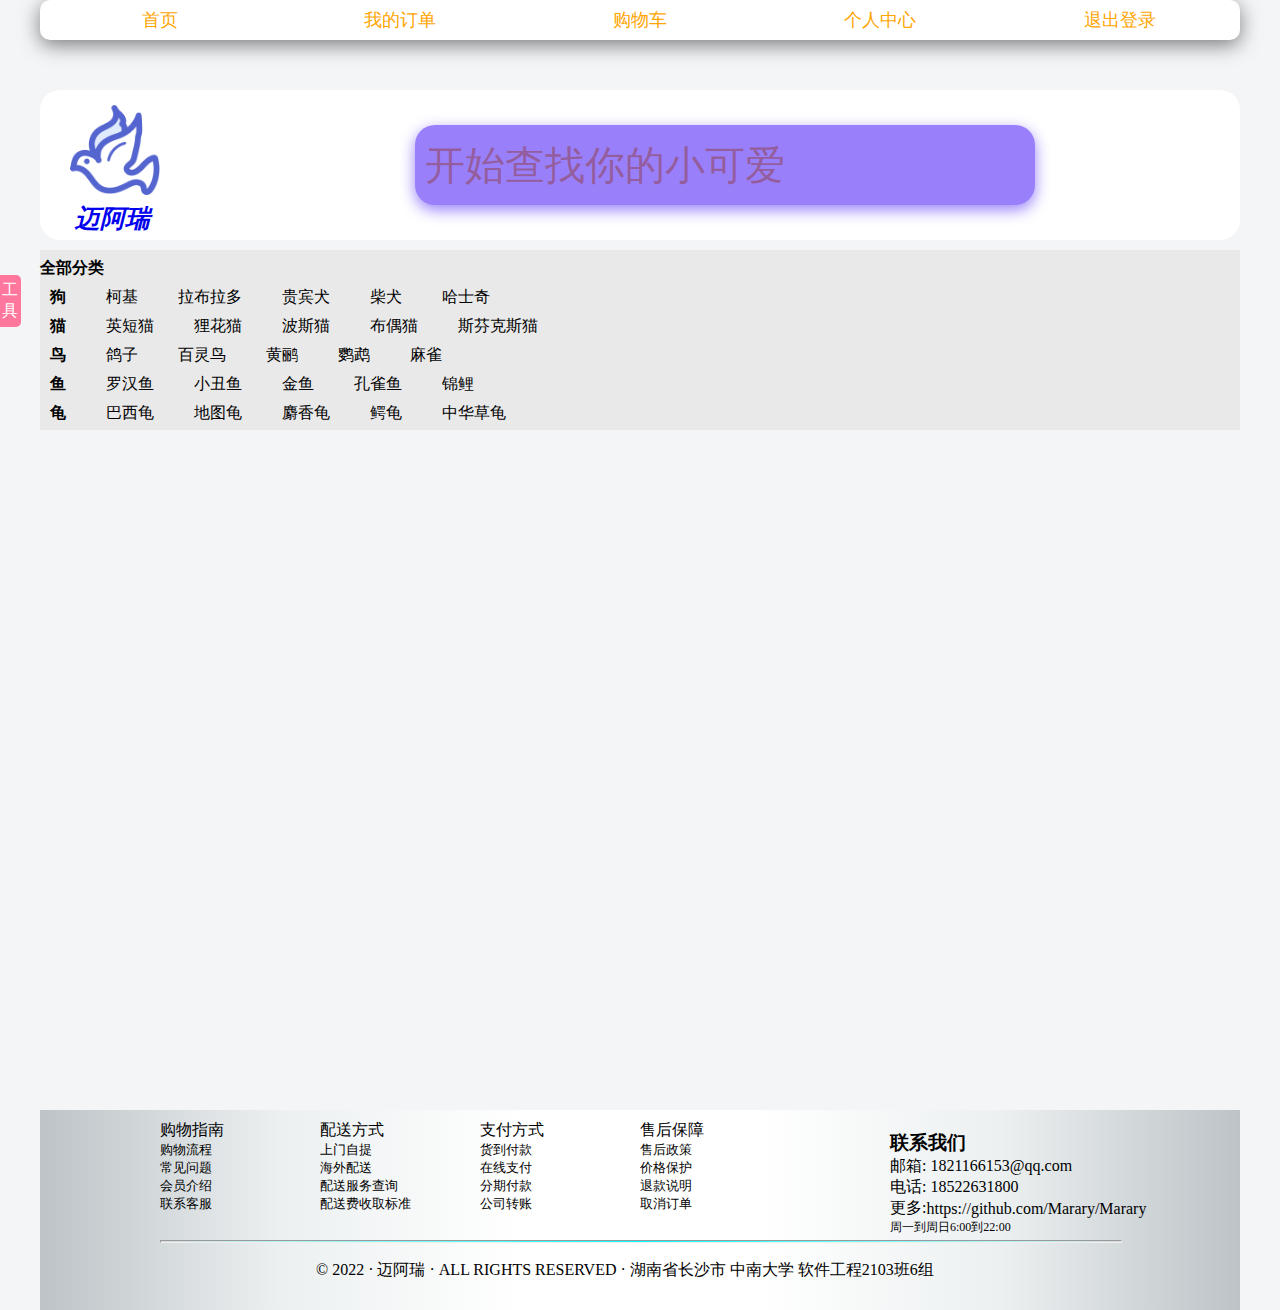
<file: web/searchPage.html>
<!DOCTYPE html>
<html lang="en">
<head>
    <meta charset="UTF-8">
    <title>迈阿瑞</title>
    <script type="text/javascript" src="js/axios-0.18.0.js"></script>
    <script type="text/javascript" src="js/jquery-3.6.1.min.js"></script>
    <link rel="shortcut icon" href="img/logo.png">
    <link rel="stylesheet" href="css/bottom.css">
    <link rel="stylesheet" href="https://cdn.staticfile.org/font-awesome/4.7.0/css/font-awesome.css">
    <link rel="stylesheet" href="css/home.css">
    <link rel="stylesheet" href="css/toolbox.css">
    <link rel="stylesheet" href="css/searchPage.css">

</head>
<body>
<div class="header wrapper">

    <div class="nav">
        <ul>
            <li class="obj_link" id="obj_1"><a href="#">首页</a></li>
            <li class="obj_link" id="obj_2"><a href="#">我的订单</a></li>
            <li class="obj_link" id="obj_3"><a href="#">购物车</a></li>
            <li class="obj_link" id="personal_center"><a href="#">个人中心</a></li>
            <li class="obj_link" id="log_out"><a href="#">退出登录</a></li>
            <div class="nav-box"></div>
        </ul>
    </div>

</div>
<div class="search-box wrapper">
    <h1 class="logo_tip">
        <a href="#"><img id="logo" src="img/logo.png" alt=""><i class="logo_info">迈阿瑞</i></a>
    </h1>
    <form autocomplete="off" id="main">
        <div class="content">
            <input type="text" placeholder="开始查找你的小可爱" id="keyword">
            <a href="#">
                <i class="fa fa-hand-o-right"></i>
                <i class="fa fa-search" id="search"></i>
            </a>
            <div id="show" class="show">
                <table id="animalTable" border="1" cellspacing="0" width="100%">

                </table>
            </div>
        </div>
    </form>
</div>
<div id="toolbox">
    <div class="tool_1"><a href="#top">回到顶部</a></div>
    <span id="share">工具</span>
</div>

<div class="classify wrapper" id="classify">
    <div class="classify_animal" id="all_classify" onclick="getAllItem(JSON.stringify('all'))">全部分类</div>
    <div class="classify_animal" id="classify_dog">
        <div class="classify_dog" id="class_dog" onclick="selectGoods('狗')">狗</div>
        <div class="classify_dog" id="kirky" onclick="selectGoods('柯基')">柯基</div>
        <div class="classify_dog" id="labrador" onclick="selectGoods('拉布拉多')">拉布拉多</div>
        <div class="classify_dog" id="poodle" onclick="selectGoods('贵宾犬')">贵宾犬</div>
        <div class="classify_dog" id="shiba" onclick="selectGoods('柴犬')">柴犬</div>
        <div class="classify_dog" id="husky" onclick="selectGoods('哈士奇')">哈士奇</div>
    </div>
    <div class="classify_animal" id="classify_cat">
        <div class="classify_cat" id="class_cat" onclick="selectGoods('猫')">猫</div>
        <div class="classify_cat" id="bobcat" onclick="selectGoods('英短猫')">英短猫</div>
        <div class="classify_cat" id="dragon_li" onclick="selectGoods('狸花猫')">狸花猫</div>
        <div class="classify_cat" id="persia" onclick="selectGoods('波斯猫')">波斯猫</div>
        <div class="classify_cat" id="ragdoll" onclick="selectGoods('布偶猫')">布偶猫</div>
        <div class="classify_cat" id="sphinx" onclick="selectGoods('斯芬克斯猫')">斯芬克斯猫</div>
    </div>
    <div class="classify_animal" id="classify_bird">
        <div class="classify_bird" id="class_bird" onclick="selectGoods('鸟')">鸟</div>
        <div class="classify_bird" id="dove" onclick="selectGoods('鸽子')">鸽子</div>
        <div class="classify_bird" id="lark" onclick="selectGoods('百灵鸟')">百灵鸟</div>
        <div class="classify_bird" id="oriole" onclick="selectGoods('黄鹂')">黄鹂</div>
        <div class="classify_bird" id="parrot" onclick="selectGoods('鹦鹉')">鹦鹉</div>
        <div class="classify_bird" id="sparrow" onclick="selectGoods('麻雀')">麻雀</div>
    </div>
    <div class="classify_animal" id="classify_fish">
        <div class="classify_fish" id="class_fish" onclick="selectGoods('鱼')">鱼</div>
        <div class="classify_fish" id="arhat" onclick="selectGoods('罗汉鱼')">罗汉鱼</div>
        <div class="classify_fish" id="clownfish" onclick="selectGoods('小丑鱼')">小丑鱼</div>
        <div class="classify_fish" id="goldfish" onclick="selectGoods('金鱼')">金鱼</div>
        <div class="classify_fish" id="guppy" onclick="selectGoods('孔雀鱼')">孔雀鱼</div>
        <div class="classify_fish" id="lucky_charm" onclick="selectGoods('锦鲤')">锦鲤</div>
    </div>
    <div class="classify_animal" id="classify_tortoise">
        <div class="classify_tortoise" id="class_tortoise" onclick="selectGoods('龟')">龟</div>
        <div class="classify_tortoise" id="brazi" onclick="selectGoods('巴西龟')">巴西龟</div>
        <div class="classify_tortoise" id="graptemys" onclick="selectGoods('地图龟')">地图龟</div>
        <div class="classify_tortoise" id="musk" onclick="selectGoods('麝香龟')">麝香龟</div>
        <div class="classify_tortoise" id="snapping" onclick="selectGoods('鳄龟')">鳄龟</div>
        <div class="classify_tortoise" id="tortoise" onclick="selectGoods('中华草龟')">中华草龟</div>
    </div>
</div>


<div id="myModal" style="display: none">
    <span id="modal_item">添加成功</span>
</div>

<!--照片版 左/右-->
<div id="commodity_about">
    <div class="commodity wrapper" id="commodity_1">

    </div>
    <div class="commodity wrapper" id="commodity_2">

    </div>
</div>

<!--商品信息版面-->
<div class="wrapper" id="commodity_info">
    <div class="commodity_1 wrapper" id="commodity_3">
        <!--        <div><img class="goods_item" src="img/cat.jpg" alt=""></div>-->
    </div>
    <div class="commodity_1 wrapper" id="commodity_4">
        <!--        <div>-->
        <!--            <div id='item_id_info' class='item_info' style='display:none;'>-->
        <!--                商品编号：-->
        <!--                <input type='text' id='item_info' disabled='disabled'class='item_number'>-->
        <!--            </div>-->
        <!--            <div id='item_top' class='item_info'>-->
        <!--                商品名称</div>-->
        <!--            <div class='item_info'>-->
        <!--                商品价格：-->
        <!--            </div>-->
        <!--            <div class='item_info' id='pro_number'>商品数量：-->
        <!--                <button onclick="checkTest3(this,1)">-</button>-->
        <!--                <input type="text" class="product_number" name=\"\"  value="1" >-->
        <!--                <button class="bot" onclick="checkTest3(this,2)">+</button>-->
        <!--            </div>-->
        <!--            <div class="addCart_btn">-->
        <!--                <img src="img/addCart.png" onclick="addCart(this)" alt=''>-->
        <!--            </div>-->
        <!--        </div>-->
        <!--    </div>-->
    </div>
</div>

<!--推荐商品-->
<div class="wrapper recommend" id="recommend">
    <!--    <h3 id="recommend_label">为你推荐</h3>-->
</div>
<div class="wrapper recommend_info" id="recommend_info">
    <!--    <div class="recommend_item"><img class="recommend_img" src="img/cat.jpg"></div>-->
    <!--    <div class="recommend_item"><img class="recommend_img" src="img/cat.jpg"></div>-->
    <!--    <div class="recommend_item"><img class="recommend_img" src="img/cat.jpg"></div>-->
    <!--    <div class="recommend_item"><img class="recommend_img" src="img/cat.jpg"></div>-->
</div>

<!--页脚-->
<div class="wrapper bottom-box">
    <div class="bottom-box-top">
        <ul class="bottom-box-info1">
            购物指南
            <li>购物流程</li>
            <li>常见问题</li>
            <li>会员介绍</li>
            <li>联系客服</li>
        </ul>
        <ul class="bottom-box-info2">
            配送方式
            <li>上门自提</li>
            <li>海外配送</li>
            <li>配送服务查询</li>
            <li>配送费收取标准</li>
        </ul>
        <ul class="bottom-box-info3">
            支付方式
            <li>货到付款</li>
            <li>在线支付</li>
            <li>分期付款</li>
            <li>公司转账</li>
        </ul>
        <ul class="bottom-box-info4">
            售后保障
            <li>售后政策</li>
            <li>价格保护</li>
            <li>退款说明</li>
            <li>取消订单</li>
        </ul>
    </div>

    <div class="bottom-box-info5">
        <h3>联系我们</h3>
        <span class="qq-box">邮箱: 1821166153@qq.com</span>
        <span class="phone-box">电话: 18522631800</span>
        <span class="github-box">更多:
            <a href="https://github.com/Marary/Marary" style="color: black">https://github.com/Marary/Marary</a>
        </span>
        <span class="time-box">周一到周日6:00到22:00</span>
    </div>

    <hr>
    <div class="bottom-box-bottom">
        <span>© 2022 · 迈阿瑞 · ALL RIGHTS RESERVED · 湖南省长沙市 中南大学 软件工程2103班6组</span>
    </div>
</div>

<script type="text/javascript" src="js/home.js"></script>
<script type="text/javascript" src="js/goods.js"></script>
<script type="text/javascript" src="js/searchPage.js"></script>

<script type="text/javascript" src="js/toolbox.js"></script>
</body>
</html>
</file>
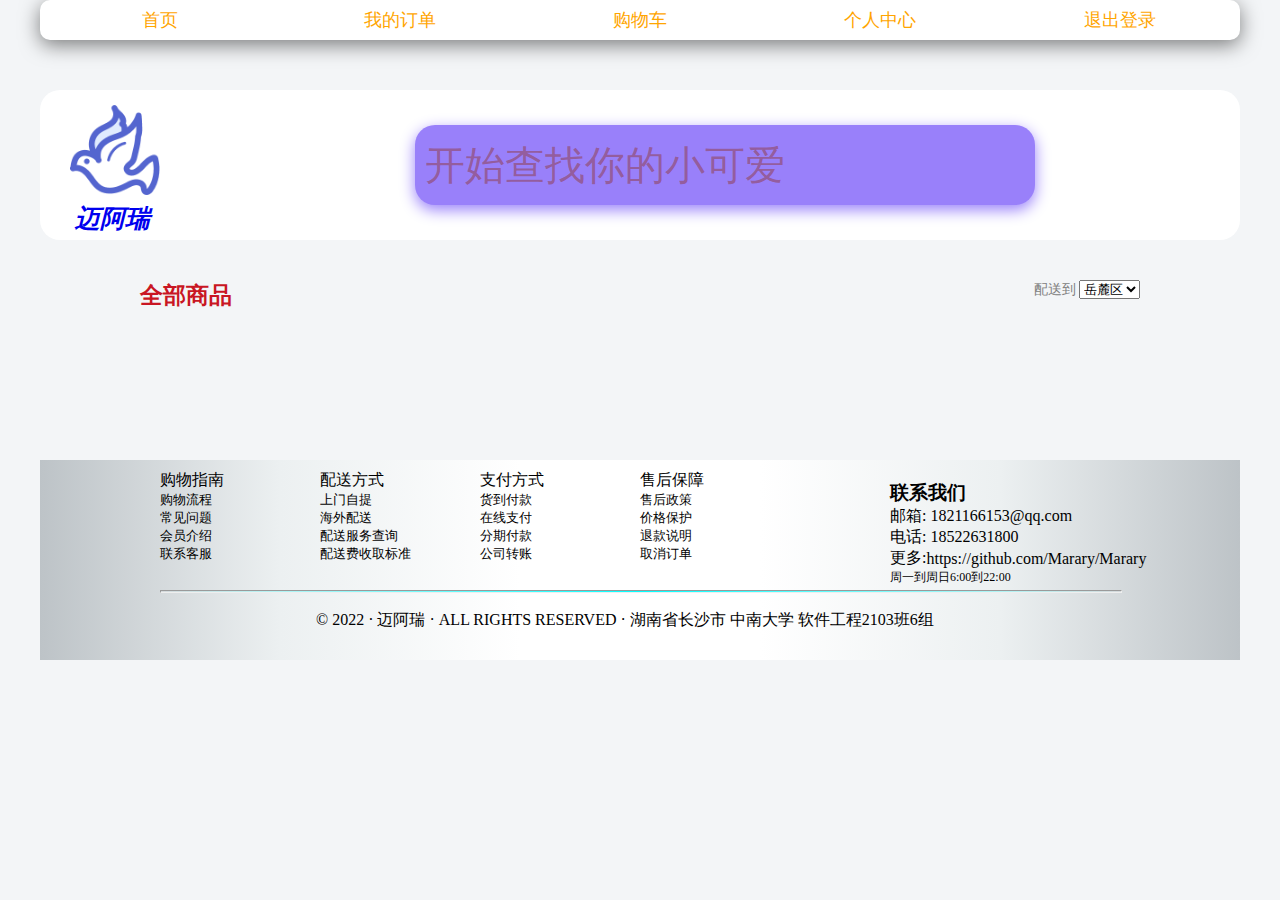
<file: web/shoppingCart.html>
<!DOCTYPE html>
<html lang="en">
<head>
    <meta charset="UTF-8">
    <title>迈阿瑞</title>
    <link rel="shortcut icon" href="img/logo.png">
    <link rel="stylesheet" href="css/home.css">
    <link rel="stylesheet" href="css/cart.css">
    <link rel="stylesheet" href="css/bottom.css">
    <link rel="stylesheet" href="https://cdn.staticfile.org/font-awesome/4.7.0/css/font-awesome.css">
    <script src="js/axios-0.18.0.js"></script>
    <script src="js/jquery-3.6.1.min.js"></script>
    <script src="js/index.js"></script>
</head>
<body>
<!--导航开始-->
<div class="header wrapper">

    <div class="nav">
        <ul>
            <li class="obj_link" id="obj_1"><a href="#">首页</a></li>
            <li class="obj_link" id="obj_2"><a href="#">我的订单</a></li>
            <li class="obj_link" id="obj_3"><a href="#">购物车</a></li>
            <li class="obj_link" id="personal_center"><a href="#">个人中心</a></li>
            <li class="obj_link" id="log_out"><a href="#">退出登录</a></li>
            <div class="nav-box"></div>
        </ul>
    </div>

</div>
<div class="search-box wrapper">
    <h1 class="logo_tip">
        <a href="#"><img id="logo" src="img/logo.png" alt=""><i class="logo_info">迈阿瑞</i></a>
    </h1>
    <form autocomplete="off" id="main">
        <div class="content">
            <input type="text" placeholder="开始查找你的小可爱" id="keyword">
            <a href="#">
                <i class="fa fa-hand-o-right"></i>
                <i class="fa fa-search" id="search"></i>
            </a>
            <div id="show" class="show">
                <table id="animalTable" border="1" cellspacing="0" width="100%">

                </table>
            </div>
        </div>
    </form>
</div>
<!--导航结束-->


<!--标题开始-->
<div class="title warp">

    <h3>全部商品</h3>

    <div>

        <span>配送到</span>

        <select>
            <option>岳麓区</option>

            <option>天心区</option>

            <option>芙蓉区</option>

            <option>开福区</option>

            <option>雨花区</option>

            <option>望城区</option>
        </select>

    </div>

</div>


<!--购物车显示区-->
<div id="cart_info">

</div>

<!--页脚-->
<div class="wrapper bottom-box">
    <div class="bottom-box-top">
        <ul class="bottom-box-info1">
            购物指南
            <li>购物流程</li>
            <li>常见问题</li>
            <li>会员介绍</li>
            <li>联系客服</li>
        </ul>
        <ul class="bottom-box-info2">
            配送方式
            <li>上门自提</li>
            <li>海外配送</li>
            <li>配送服务查询</li>
            <li>配送费收取标准</li>
        </ul>
        <ul class="bottom-box-info3">
            支付方式
            <li>货到付款</li>
            <li>在线支付</li>
            <li>分期付款</li>
            <li>公司转账</li>
        </ul>
        <ul class="bottom-box-info4">
            售后保障
            <li>售后政策</li>
            <li>价格保护</li>
            <li>退款说明</li>
            <li>取消订单</li>
        </ul>
    </div>

    <div class="bottom-box-info5">
        <h3>联系我们</h3>
        <span class="qq-box">邮箱: 1821166153@qq.com</span>
        <span class="phone-box">电话: 18522631800</span>
        <span class="github-box">更多:
            <a href="https://github.com/Marary/Marary" style="color: black">https://github.com/Marary/Marary</a>
        </span>
        <span class="time-box">周一到周日6:00到22:00</span>
    </div>

    <hr>
    <div class="bottom-box-bottom">
        <span>© 2022 · 迈阿瑞 · ALL RIGHTS RESERVED · 湖南省长沙市 中南大学 软件工程2103班6组</span>
    </div>
</div>

<script type="text/javascript" src="js/home.js"></script>
<script type="text/javascript" src="js/checkStatus.js"></script>
<script type="text/javascript" src="js/shoppingCart.js"></script>
</body>
</html>
</file>
<file: web/css/index.css>
.box {
    position: absolute;
    left: 220px;
    overflow: hidden;
    width: 600px;
    height: 400px;
}

.main {
    position: absolute;
    width: 3600px;
    height: 400px;
}

.main img {
    float: left;
    width: 600px;
    height: 400px;
}

.next,
.last {
    position: absolute;
    top: 50%;
    transform: translateY(-50%);
    width: 30px;
    height: 60px;
}

.next {
    right: 0;
    background: url(../img/右.png) no-repeat center center / 32px 32px rgba(255, 255, 255, 0.5);
}

.last {
    left: 0;
    background: url(../img/左.png) no-repeat center center / 32px 32px rgba(255, 255, 255, 0.5);
}

.btns {
    position: absolute;
    top: 90%;
    left: 50%;
    transform: translateX(-50%);
    width: 110px;
}

.btns span {
    float: left;
    display: block;
    margin: 4px;
    width: 14px;
    height: 14px;
    background-color: #ffffff80;
    border-radius: 50%;
    font-size: 12px;
    line-height: 14px;
    text-align: center;
    cursor: pointer;
}

.btns span:nth-child(1) {
    background-color: deepskyblue;
    color: #fff;
}
</file>
<file: web/css/bottom.css>
hr {
    position: absolute;
    left: 10%;
    top: 60%;
    width: 80%;
    margin: 10px auto;
    height: 1px;
    background-image: linear-gradient(
            to right,
            rgba(255, 255, 255, 0),
            cyan,
            rgba(0, 0, 0, 0)
    );
}


.bottom-box {
    position: relative;
    top: 180px;
    background-color: #bdc3c7;
    background-image: linear-gradient(90deg, #bdc3c7, #ecf0f1, #ffffff, #ffffff, #ecf0f1, #bdc3c7);
    height: 200px;
    font: 16px "Harlow Solid Italic";
}

.bottom-box-top {
    position: absolute;
    width: 80%;
    left: 10%;
    top: 10px;
}

.bottom-box-bottom {
    position: absolute;
    width: 80%;
    top: 75%;
    left: 23%;
}

.bottom-box-info1 {
    position: absolute;
}

.bottom-box-info2 {
    position: absolute;
    left: 160px;
}

.bottom-box-info3 {
    position: absolute;
    left: 320px;
}

.bottom-box-info4 {
    position: absolute;
    left: 480px;
}

.bottom-box-info5 {
    position: absolute;
    left: 850px;
    top: 20px;
}

.bottom-box ul li {
    font-size: small;
}

.qq-box {
    position: relative;
    display: flex;
    align-items: center;
    justify-items: center;

}

.github-box {
    position: relative;
    display: flex;
    align-items: center;
    justify-items: center;
}

.phone-box {
    position: relative;
    display: flex;
    align-items: center;
    justify-items: center;
}

.time-box {
    position: relative;
    display: flex;
    align-items: center;
    justify-items: center;
    font-size: 12px;
}
</file>
<file: web/css/home.css>
*{
    list-style: none;
    margin: 0;
    padding: 0;
    text-decoration: none;
}
body {
    height: 100vh;
    background-color: #f3f5f7;
    overflow-x: hidden;
}

.wrapper {
    width: 1200px;
    margin: 0 auto;
}

.nav {
    width: 1200px;
    height: 40px;
    position: relative;
    top: 0;
    box-shadow: 0 5px 20px rgba(0, 0, 0, 0.5);
    border-radius: 10px;
    background-color: #fff;
}

.nav ul {
    width: 100%;
    height: 100%;
    display: flex;
    align-items: center;
    right: 5%;
}

.nav ul .nav-box {
    position: absolute;
    bottom: 0;
    left: 0;
    width: calc((100% / 5) * 1);
    height: 8px;
    border-radius: 2px;
}

.nav ul li {
    width: 100%;
    text-align: center;
}

.nav ul li a {
    color: orange;
    font: 100 18px '优设标题黑';
    display: block;
    width: 100%;
    height: 100%;
    line-height: 40px;
}

.nav ul li:nth-child(1):hover ~ .nav-box {
    left: calc(100% / 5 * 0);
    background-color: #A3CB38;
}

.nav ul li:nth-child(2):hover ~ .nav-box {
    left: calc(100% / 5 * 1);
    background-color: #12CBC4;
}

.nav ul li:nth-child(3):hover ~ .nav-box {
    left: calc(100% / 5 * 2);
    background-color: #FDA7DF;
}

.nav ul li:nth-child(4):hover ~ .nav-box {
    left: calc(100% / 5 * 3);
    background-color: #D980FA;
}

.nav ul li:nth-child(5):hover ~ .nav-box {
    left: calc(100% / 5 * 4);
    background-color: #ED4C67;
}

/*logo和搜索框版面*/
.search-box {
    position: relative;
    top: 50px;
    height: 150px;
    background-color: #ffffff;
    border-radius: 20px;
}

/*logo*/
.logo_tip {
    width: 100px;
    height: 0;
}

.logo_tip img {
    position: relative;
    width: 90px;
    height: 90px;
    top: 15px;
    left: 30px;
}

.logo_tip a i {
    position: relative;
    font-size: 25px;
    top: 10px;
    left: 35px;
}

/*搜索框*/
#main {
    position: relative;
    top: 35px;
    left: 375px;
}

.content {
    position: relative;
    width: 600px;
    padding: 10px;
    background-color: #9980FA;
    border-radius: 20px;
    box-shadow: 0 5px 15px #9980FA, 0 0 0 10px #fff;
}

.content input {
    width: 80%;
    height: 60px;
    color: #ecf0f1;
    font: 300 40px '优设标题黑';
    border: 0 none;
    border: transparent;
    outline: none;
    caret-color: #0fbcf9;
    background-color: transparent;
}

.content input::placeholder {
    color: #8f36367e;
}

.content a {
    display: flex;
    font-size: 50px;
    position: absolute;
    right: 60px;
    top: 10px;
    color: #fff;
    width: 60px;
    height: 60px;
}

.content a .fa {
    margin: 3px 58px;
    transition: .3s;
}

.content a .fa-search {
    transform: translateX(-210px);
    opacity: 1;
}

.content a .fa-hand-o-right {
    transform: translateX(-39px);
    opacity: 0;
}

.content a:hover .fa-search {
    transform: translateX(-190px);
    opacity: 0;
}

.content a:hover .fa-hand-o-right {
    transform: translateX(-30px);
    opacity: 1;
}

.content a::before {
    content: '就是它!';
    position: absolute;
    display: block;
    width: 150px;
    height: 60px;
    font-size: 40px;
    background-color: #B53471;
    padding: 5px 30px;
    top: -50px;
    right: -2500px;
    border-radius: 10px;
    opacity: 0;
    animation: box 1s infinite ease;
}

.content a:hover::before {
    top: -95px;
    right: -75px;
    opacity: 1;
}

@keyframes box {
    0% {
        transform: rotate(0deg);
    }
    33% {
        transform: rotate(8deg);
    }
    66% {
        transform: rotate(-8deg);
    }
    100% {
        transform: rotate(0deg);
    }
}

/*搜索框选择栏*/
.show {
    position: absolute;
    left: 5px;
    margin-top: 1px;
    width: 480px;
    height: auto;
    max-height: 225px;
    min-height: 75px;;
    background-color: #ffffff;
    border: 2px solid #9980FA;
    border-radius: 2px;
    border-top: 0;
    padding-bottom: 10px;
    z-index: 10;
    display: none;
    overflow: hidden;
}

#animalTable {
    border: 0;
}

.optional {
    display: block;
    margin-top: 10px;
    width: 480px;
    text-align: center;

}


/*轮播图和分类版面*/

.classify-box {
    position: relative;
    top: 100px;
    height: 400px;
    background-color: #dcdde1;
}

.class_nav {
    position: absolute;
    left: 0;
    width: 200px;
    height: 400px;
    background-color: #ffffff;

}

/*种类选框*/
.class_nav .animal_nav {
    position: relative;
    left: 10px;
}

.class_nav .nav_kinds {
    width: 150px;
    display: none;
    position: absolute;
    left: 150px;
    top: 170px;
    background-color: #ffffff;
    border: thin #eee;
    z-index: 10;
}

.class_nav .nav_kinds a {
    display: block;
    padding: 0 10px;
    line-height: 28px;
    color: #c56cf0;

}

.class_nav .nav_kinds a:hover {
    background: #f5f5f5;
}

.animal_nav {
    list-style-type: none;
    margin-top: 55px;
    color: #c56cf0;
}

#kind_dog {
    top: 0px;
}

#kind_cat {
    top: 70px;
}

#kind_bird {
    top: 143px;
}

#kind_fish {
    top: 217px;
}

#kind_tortoise {
    top: 292px;
}

/*右*/
.right_info {
    position: relative;
    left: 840px;
    width: 200px;
    height: 400px;
    /*去内联元素边距*/
    font-size: 0;
}

.right_info .daily-item {
    width: 190px;
    height: 190px;
    margin-bottom: 20px;
}

.right_info .daily-item-left {
    position: absolute;

}

.right_info .daily-item-right {
    position: absolute;
    font-size: 20px;
    width: 160px;
    height: 400px;
    left: 200px;
    background-color: #ffffff;
}

.right_info .daily-item-right h3 {
    position: relative;
    color: #D980FA;
    width: 160px;
    height: 40px;
    top: 100px;
    z-index: 1000;
}

.right_info .daily-item-right a {
    position: relative;
    width: 160px;
    height: 40px;
    top: 200px;
}

#label_hi {
    left: 55px;
}

#label_hi_chinese {
    left: 8px;
}

#home_login_btn {
    left: 55px;
}

#home_register_btn {
    left: 10px;
    top: 240px;
}

#home_cart_btn {
    left: 50px;
}

#home_order_btn {
    left: -22px;
    top: 240px;
}

.info {
    list-style-type: none;
    margin-top: 55px;
    color: orange;
}


/*固定商品展示页面*/
.home_commodity {
    position: relative;
    left: 0;
    top: 150px;
    background-image: linear-gradient(90deg, #FDA7DF, #D6A2E8, #D980FA, #9980FA, #D980FA, #D6A2E8, #FDA7DF);
    height: 500px;
    border-right: 20px;
}

.home_commodity img {
    width: 300px;
    height: 200px;
}

.home_commodity h3 {
    color: #9980FA;
}

.home_commodity .part-1-label {
    position: absolute;
    left: 5px;
}

.home_commodity .part-1-item1 {
    position: absolute;
    left: 75px;
    top: 30px;
}

.home_commodity .part-1-item2 {
    position: absolute;
    left: 450px;
    top: 30px;
}

.home_commodity .part-1-item3 {
    position: absolute;
    left: 825px;
    top: 30px;
}

.home_commodity .part-2-label {
    position: absolute;
    left: 5px;
    top: 250px;
}

.home_commodity .part-2-item1 {
    position: absolute;
    left: 75px;
    top: 295px;
}

.home_commodity .part-2-item2 {
    position: absolute;
    left: 450px;
    top: 295px;
}

.home_commodity .part-2-item3 {
    position: absolute;
    left: 825px;
    top: 295px;
}
</file>
<file: web/css/confirmOrder.css>
* {
    list-style: none;
    margin: 0;
    padding: 0;
    text-decoration: none;
}

.wrapper {
    width: 1200px;
    margin: 0 auto;
}

.mainPart {
    position: relative;
    display: flex;
    align-items: center;
    justify-content: center;
    width: 800px;
    height: 800px;
    background-color: #0fbcf9;
}

/*返回*/
.return {
    position: relative;
    width: 120px;
    height: 40px;
    top: -300px;
    left: 100px;
    background-color: #B53471;
}

/*地址信息等*/
.address_info {
    position: relative;
    top: -150px;
    left: 100px;
    width: 300px;
    height: 200px;
    background-color: #0bdf9f;
}

.address {
    position: absolute;
    top: 20px;
}

.phone {
    position: absolute;
    top: 40px;
}

.name {
    position: absolute;
    top: 60px;
}

/*订单信息*/
.order_info {
    position: relative;
    width: 300px;
    height: 200px;
    top: 50px;
    left: -150px;
    background-color: #8e44ad;
}

.detail_name {
    position: absolute;
    top: 20px;
}

.detail_price {
    position: absolute;
    top: 40px;
}

.detail_number {
    position: absolute;
    top: 60px;
}

.detail_freight {
    position: absolute;
    top: 80px;
}

.detail_total {
    position: absolute;
    top: 100px;
}

/*用户操作板块*/
.operation {
    position: relative;
    width: 240px;
    height: 60px;
    top: 200px;
    left: -380px;
    background-color: #A3CB38;
}

#goToPay {
    position: relative;
    display: flex;
    align-items: center;
    justify-content: center;

}

#letMeThink {
    position: relative;
    display: flex;
    align-items: center;
    justify-content: center;
}
</file>
<file: web/css/orderDetail.css>
#order_detail {
    position: relative;
    left: 500px;
}

#detailTable {
    position: relative;
    left: 500px;
    text-align: center;
    border: 1px solid #0094ff;
    border-collapse: separate;
    background-color: white;
    border-spacing: 20px 10px;
}

.detailInfo {
    color: cornflowerblue;
}

h2 {
    margin-top: 10%;
}

#detailTable th {
    min-width: 50px;
    max-width: 100px;
    height: 30px;
}

#detailTable td {
    min-width: 50px;
    max-width: 150px;
    height: 60px;

    /*border-radius: 30px;*/
}
</file>
<file: web/css/order.css>
#order_info {
    position: relative;
    top: 40px;
}


#orderTable {
    text-align: center;
    position: relative;
    left: 50%;
    top: 50%;
    transform: translate(-50%, 10%);

    border-collapse: separate;
    border-spacing: 0px 10px;
    background-color: white;
    border-radius: 15px;


}

#orderTitle {

    color: #C91623;
    text-align: center;
    position: relative;
    top: 60px;
    font-size: 40px;
}

#tableHead {
    font-size: 25px;
    background-color: #9980FA;
    color: white;

    border-radius: 15px;
}

#tableBody {
    background-color: #fff4e8;

    border-radius: 20px;
}

#orderTable th {
    min-width: 150px;
    max-width: 100px;
    height: 30px;
}

#orderTable td {
    min-width: 50px;
    max-width: 100px;
    height: 60px;

    /*border-radius: 30px;*/
}

.imgItem {
    width: 80px;
    height: 60px;

    cursor: pointer;
}

#orderTable tbody td a {
    color: blue;
}

#orderTable tbody td a:hover {
    cursor: pointer;
    color: #1a0099;
}

/*分页样式*/
/*考虑改为相对定位*/
#pager {
    position: absolute;
    left: 45%;
    top: 105%;

    font-size: 30px;
}

#pageStyle {
    display: inline-block;
    width: 32px;
    height: 32px;
    border: 1px solid #CCC;
    line-height: 32px;
    text-align: center;
    color: #999;
    margin-top: 20px;
    text-decoration: none;

}

#pageStyle:hover {
    background-color: #CCC;
}

#pageStyle .active {
    background-color: #0CF;
    color: #ffffff;
}
</file>
<file: web/css/payForItem.css>
* {
    margin: 0;
    padding: 0;
    box-sizing: border-box;
}

#back_btn {
    position: absolute;
    top: 60px;
    right: 90px;
    width: 80px;
    height: 45px;
    border-radius: 30px;
    background-color: aqua;
    font: 25px 新宋体;
    z-index: 10;

}

#back_btn:hover {
    background-color: #0bdf9f;
}

body {
    font-family: "monospace";
    height: 100%;
    width: 100%;
    display: flex;
    justify-content: center;
    align-items: center;
    background-image: linear-gradient(125deg, #3498db, #2ecc71, #f1c40f, #e74c3c, #8e44ad, #3498db, #2ecc71);
    background-size: 500%;
    animation: bgchange 15s infinite;
}

.container {
    position: relative;
    width: 800px;
    height: 900px;
    display: flex;
    justify-content: center;
    align-items: center;
    flex-wrap: wrap;
    z-index: 1;
}

.container .card {
    position: relative;
    width: 280px;
    height: 400px;
    background-color: rgba(255, 255, 255, 0.1);
    margin: 30px;
    border-radius: 15px;
    box-shadow: 20px 20px 50px rgba(0, 0, 0, 0.5);
    overflow: hidden;
    display: flex;
    justify-content: center;
    align-items: center;
    border-top: 1px solid rgba(255, 255, 255, 0.5);
    border-left: 1px solid rgba(255, 255, 255, 0.5);
    backdrop-filter: blur(5px);
}

.container .card .content {
    padding: 20px;
    text-align: center;
    transition: 0.5s;
}

.container .card:hover .content {
    opacity: 1;
}

.container .card .content h2 {
    position: absolute;
    top: 0;
    right: 25px;
    font-size: 128px;
    color: rgba(255, 255, 255, 0.05);
}

.container .card .content h3 {
    font-size: 28px;
    color: #fff;
}

.container .card .content p {
    font-size: 16px;
    color: #fff;
    font-weight: 300;
    margin: 10px 0 15px 0;
}

.container .card .content a {
    position: relative;
    display: inline-block;
    padding: 8px 20px;
    margin-top: 15px;
    background-color: #fff;
    color: #000;
    text-decoration: none;
    border-radius: 20px;
    font-weight: 500;
    box-shadow: 0 5px 15px rgba(0, 0, 0, 0.2);
}


@keyframes bgchange {
    0% {
        background-position: 0% 25%;
    }

    25% {
        background-position: 25% 50%;
    }

    50% {
        background-position: 50% 75%;
    }

    75% {
        background-position: 75% 100%;
    }

    100% {
        background-position: 100% 75%;
    }
}
</file>
<file: web/css/personal.css>
* {
    margin: 0;
    padding: 0;
}

.error {
    color: red;
    height: 30px;
    display: inline-block;
    width: 100%;
}

.okmsg {
    color: green;
}

.errormsg {
    color: red;
}

.container {
    height: 700px;
}

/*欢迎*/
#welcome {
    position: relative;
    left: 570px;
    top: -50px;
    font-size: 30px;
    font-weight: bold;
    color: #8e44ad;
}

/*左侧导航栏*/
.leftNav {
    width: 200px;
    height: 150px;
    background-color: white;
    position: relative;
    left: 250px;
    top: 40%;
    transform: translate(-50%, 10%);
}


.leftNav ul {

}

.leftNav ul li {
    list-style: none;
    background-color: #9980FA;

}

.leftNav li a {
    width: 200px;
    height: 50px;
    font-size: 20px;
    display: block;
    color: white;
    text-indent: 1em;
}

.leftNav li a:hover {
    background-color: coral;
}


/*上侧导航栏*/
/*.upNav {*/
/*    width: 200px;*/
/*    height: 150px;*/
/*    background-color: white;*/
/*    position: relative;*/
/*    left: 250px;*/
/*    top: 25%;*/
/*    transform: translate(-50%, 10%);*/
/*}*/


.upNav {
    position: relative;
    left: 570px;
    top: -40px;
    width: 600px;
    height: 60px;
    font-size: 35px;
}

.upNav ul li {
    width: 200px;
    height: 50px;
    display: inline;
    list-style: none;
    background-color: #9980FA;
    color: white;
    border-radius: 20px;

}

.upNav li a {
    width: 200px;
    height: 50px;
    font-size: 20px;
    color: white;
    text-align: center;
    border-radius: 20px;
}

#updatePassword {

}

.update-wrapper {
    background-image: linear-gradient(125deg, #dff9fb, #cd84f1, #9980FA, #D980FA, #FDA7DF, #FDA7DF, #D980FA, #9980FA, #cd84f1, #dff9fb);
    width: 400px;
    height: 460px;
    padding: 0 50px;
    position: absolute;
    left: 30%;
    top: 50%;
    opacity: .7;
    border-radius: 400px;
    /*transform: translate(-50%, 10%);*/
}

.update {
    margin-left: 40%;
    font-size: 20px;
    width: 80px;
    height: 30px;
}

fieldset {
    display: block;
    margin-top: 82px;
    padding: 20px;
    border-radius: 15px;
}

legend {
    font-size: 20px;
}

.bottom-box {
    position: relative;
    top: -180px;
}
</file>
<file: web/css/toolbox.css>
#toolbox {
    width: 130px;
    height: 200px;
    margin-top: 10px;
    background: rgb(43, 221, 255);
    position: relative;
    left: -130px;
    top: 0;
}

#toolbox span {
    width: 20px;
    background: rgb(255, 119, 157);
    position: absolute;
    left: 130px;
    top: 75px;
    color: #fff;
    text-align: center;
    cursor: pointer;
    padding: 5px 1px 5px 0;
    border-radius: 0 5px 5px 0;
}

#toolbox span:hover {
    background: rgb(255, 84, 137);
}
</file>
<file: web/css/searchPage.css>
/*分类版面*/
.classify {
    margin-top: -150px;
    background-color: #e9e9e9;
    height: 180px;
}

#all_classify {
    font-weight: bold;
}

.classify_animal {
    float: left;
    width: 1200px;
    margin-top: 8px;
}

.classify_dog {
    float: left;
    margin-left: 40px;
}

.classify_cat {
    float: left;
    margin-left: 40px;
}


.classify_bird {
    float: left;
    margin-left: 40px;
}


.classify_fish {
    float: left;
    margin-left: 40px;
}

.classify_tortoise {
    float: left;
    margin-left: 40px;
}

#class_dog {
    font-weight: bold;
    margin-left: 10px;
}

#class_cat {
    font-weight: bold;
    margin-left: 10px;
}

#class_bird {
    font-weight: bold;
    margin-left: 10px;
}


#class_fish {
    font-weight: bold;
    margin-left: 10px;
}

#class_tortoise {
    font-weight: bold;
    margin-left: 10px;
}

/*商品版面*/
.commodity {
    float: left;
    width: 600px;
    margin-top: 10px;
    position: relative;
    left: 160px;
}

.goods {
    width: 450px;
    height: 300px;
    margin-top: 100px;
    margin-left: 80px;
    border-style: inset;
    border-width: 5px;
    border-color: #00CCFF;
    /*border-image: linear-gradient(0deg,#ff9ff3,#D980FA,#9980FA,#FDA7DF,#ff9ff3);*/
}

.goods_text {
    width: 450px;
    height: 20px;
    color: red;
    font-size: 35px;
    font-family: "Arial Unicode MS";
    margin-top: 120px;
    margin-left: 270px;
    /*background-color: #B53471;*/
}

#myModal {
    position: fixed;
    top: 450px;
    left: 700px;
    width: 100px;
    height: 50px;
    align-items: center;
    justify-items: center;
    background-color: #82589F;
    z-index: 10;
}

#commodity_info {
    position: relative;
    left: 350px;
    top: 20px;
    background-color: #19bdf0;
}


#commodity_3 {
    position: absolute;
    background-color: beige;
    width: 1200px;
    height: 520px;
    left: -350px;
    top: 20px;

}

#commodity_4 {
    position: absolute;
    background-color: beige;
    width: 200px;
    top: 150px;
    left: 450px;
}

.goods_item {
    position: relative;
    width: 450px;
    height: 300px;
    left: 100px;
    top: 100px;
}

.recommend {
    position: relative;
    top: 600px;
    width: 1200px;
    height: 40px;
    background-color: #CDCDCD;
}

#recommend_label {
    position: relative;
    left: 10px;
    top: 5px;
}

.recommend_info {
    position: relative;
    top: 610px;
    width: 1200px;
    height: 150px;
}

.recommend_img {
    width: 250px;
    height: 150px;
    position: relative;
    left: 9px;
    top: 9px;
}

.recommend_item {
    float: left;
    margin-left: 40px;
    width: 250px;
    height: 150px;
    background-image: linear-gradient(125deg, #3498db, #2ecc71, #f1c40f, #e74c3c, #8e44ad, #3498db, #2ecc71);
}

#commodity_4 div {
    margin-top: 20px;
}

#item_top {
    margin-top: 100px;
}

#item_id_info {
    margin-top: 1px;
}

.addCart_btn {
    width: 100px;
    height: 40px;
    margin-top: 20px;
}

.product_number {
    width: 40px;
    position: relative;
    text-align: center;
}

.load_error {
    position: relative;
    left: 600px;
    font-size: 20px;
}

/*#commodity_2{*/
/*    margin-top: 150px;*/
/*    margin-left:250px ;*/
/*}*/

/*#commodity_2 div{*/
/*    margin-top: 20px;*/
/*}*/

/*页脚重设置*/
.bottom-box {
    position: relative;
    margin-top: 500px;
    clear: both;
}
</file>
<file: web/css/cart.css>
.warp {

    width: 1000px;

    margin: 0 auto;

}


/*标题开始*/
.title{

    margin-top: 90px;

}

.title h3{

    float: left;

    font-size: 23px;

    color:#c91623 ;
}


.title div{


    float: right;

    font-size: 14px;

    color:gray ;
}
/*标题结束*/

/*显示菜单的开始*/
.tips{

    width: 1000px;

    height: 50px;

    background-color: #f1f1f1;

    margin-top: 165px;

    border: 1px  solid  #e9e9e9;

}

.tips li{

    float: left;

    line-height: 50px;

    font-size: 12px;

    color: gray;
}

.item_img{
    width: 80px;
    height: 40px;
}


.tips li:nth-child(1){width: 90px; border-top: 3px solid #c91623 ;}

.tips li:nth-child(2){margin-left: 80px;}

.tips li:nth-child(3){margin-left: 430px;}

.tips li:nth-child(4){margin-left: 70px;}

.tips li:nth-child(5){margin-left: 110px;}

.tips li:nth-child(6){margin-left: 50px;}

/*显示菜单的结束*/


/*商品详情展示开始*/
.info{
    width: 1000px;
    height: 125px;
    background-color: #fff4e8;
    border: 1px  solid gray;
    margin-top: 30px;
    border-top: 3px solid  gray;
}

.info li{
    float: left;
    margin-top: 20px;
}

.info a {

    font-size: 12px;

    color: #333333;

}

.info ul li {
    position: relative;
    top: 40px;
}

.info_1 {
    margin-left: 23px;
}

.info ul .info_2 {
    position: relative;
    margin-left: 15px;
    top: 20px;
}

.info_2 img {
    width: 100px;
    height: 60px;
}

.info_3{
    margin-left: 20px;
    width: 270px;
    height: 20px;
}

.info_4 {
    margin-left: 5px;
}

.info_5 {
    margin-left: 90px;
}

.info_6 {
    margin-left: 40px;
}

.info_6 input {
    width: 30px;
    height: 12px;
    text-align: center;
    position: relative;
    top: -2px;
    left: -5px;
}

.info_6 button {
    width: 30px;
    height: 18px;
}

.bot {
    position: relative;
    left: -10px;
}

.info_7 {
    position: relative;
    margin-left: 65px;
    width: 80px;
    top: 40px;
}



.jump {

    width: 1000px;
    height: 125px;
    background-color: #fff4e8;
    border: 1px solid gray;
    margin-top: 30px;
    border-top: 3px solid gray;
}

.jump li {
    float: left;
    margin-left: 450px;
    margin-top: 45px;
}

.jump a {
    font-size: 15px;

    color: orange;
}

/*商品详情展示结束*/


/*结算模块开始*/

.balance {

    width: 1000px;

    height: 70px;

    border: 1px solid gray;

    margin-top: 30px;

}

.balance_ul1,.balance_ul1>li,.balance_ul2>li{

    float: left;

    line-height: 50px;

    margin-left: 14px;


}
.balance_ul2{

    float: right;
}

.butt {

    width: 140px;

    height: 70px;

    background-color: #C91623;

    border: 0px;

    color: #FFFFFF;

    font-size: 20px;

    font-weight: bold;

}

.balance span{


    font-size: 25px;

    color: #C91623 ;

    font-weight: bold;
}

li{
    list-style-type: none;
}

.balance_ul2 li:nth-child(1) {
    width: 150px;
}

.balance_ul2 li:nth-child(2){width: 150px;}
/*结算模块结束*/
</file>
